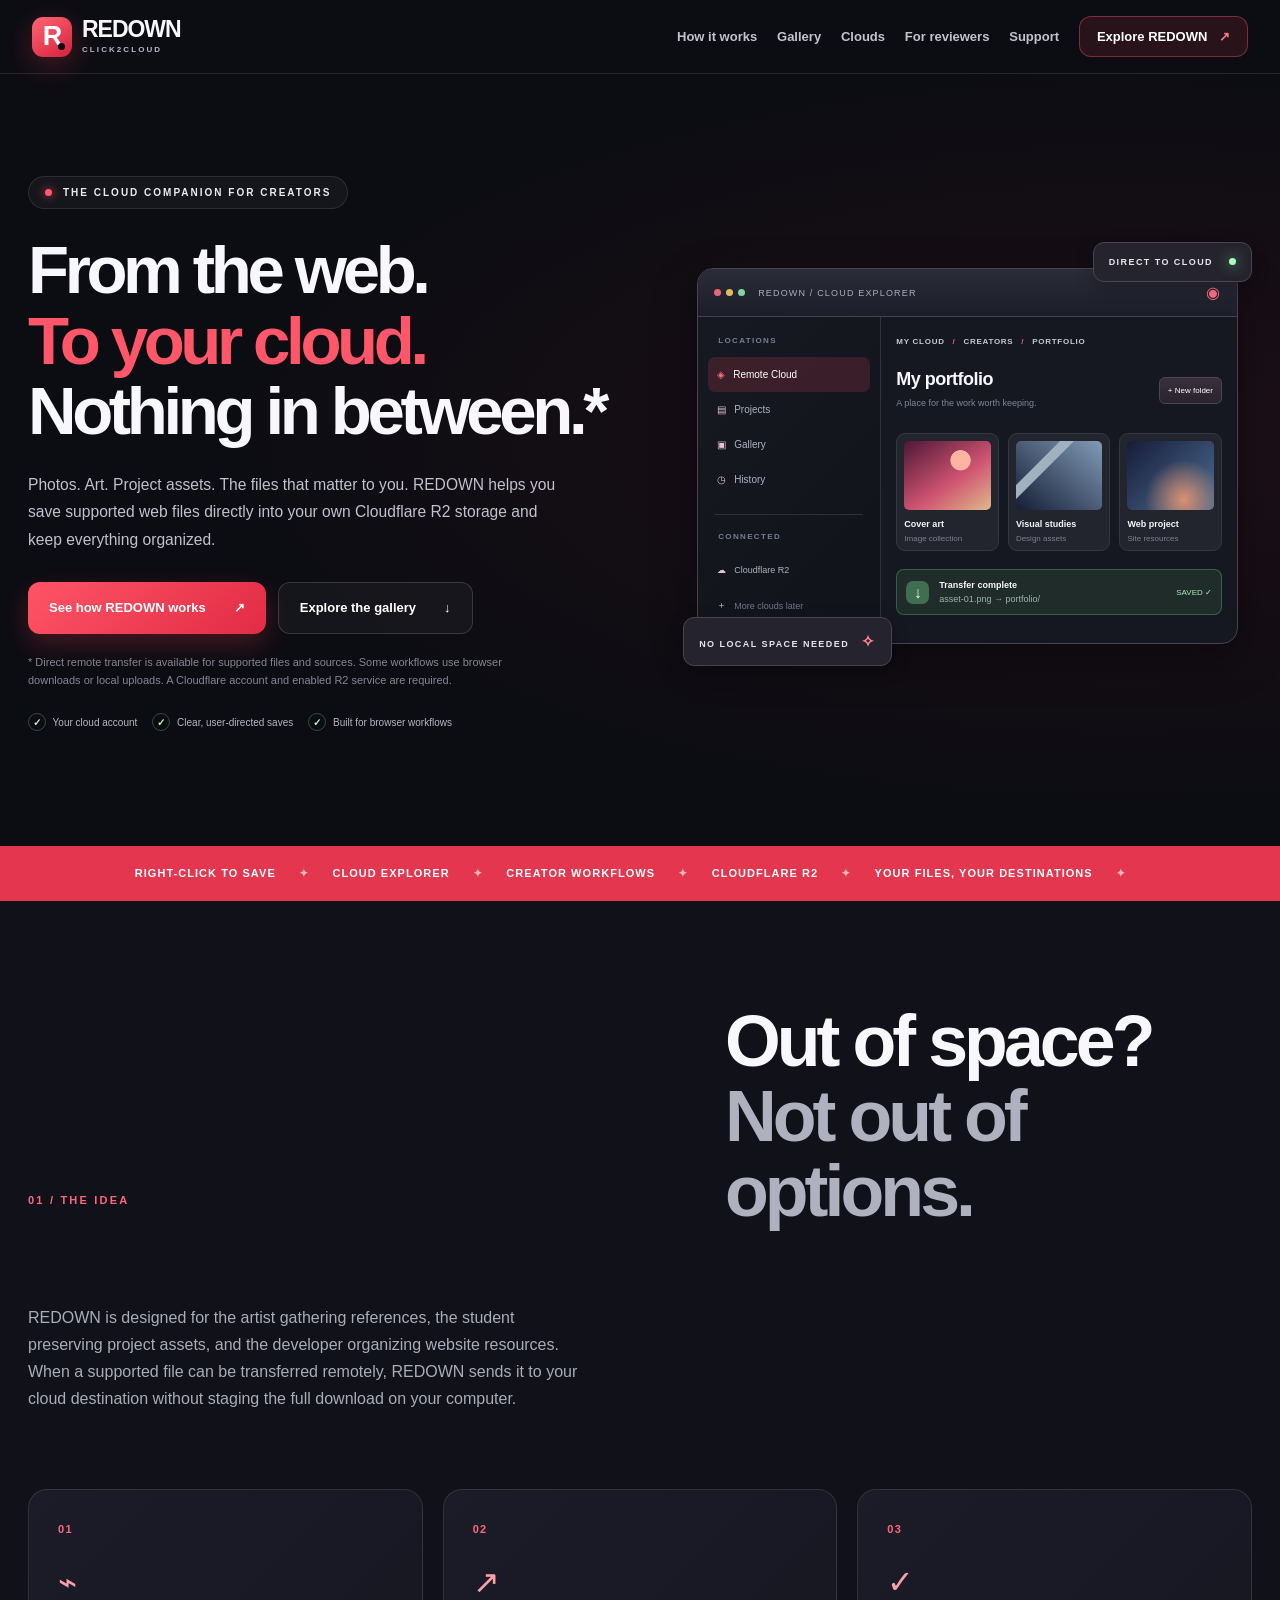
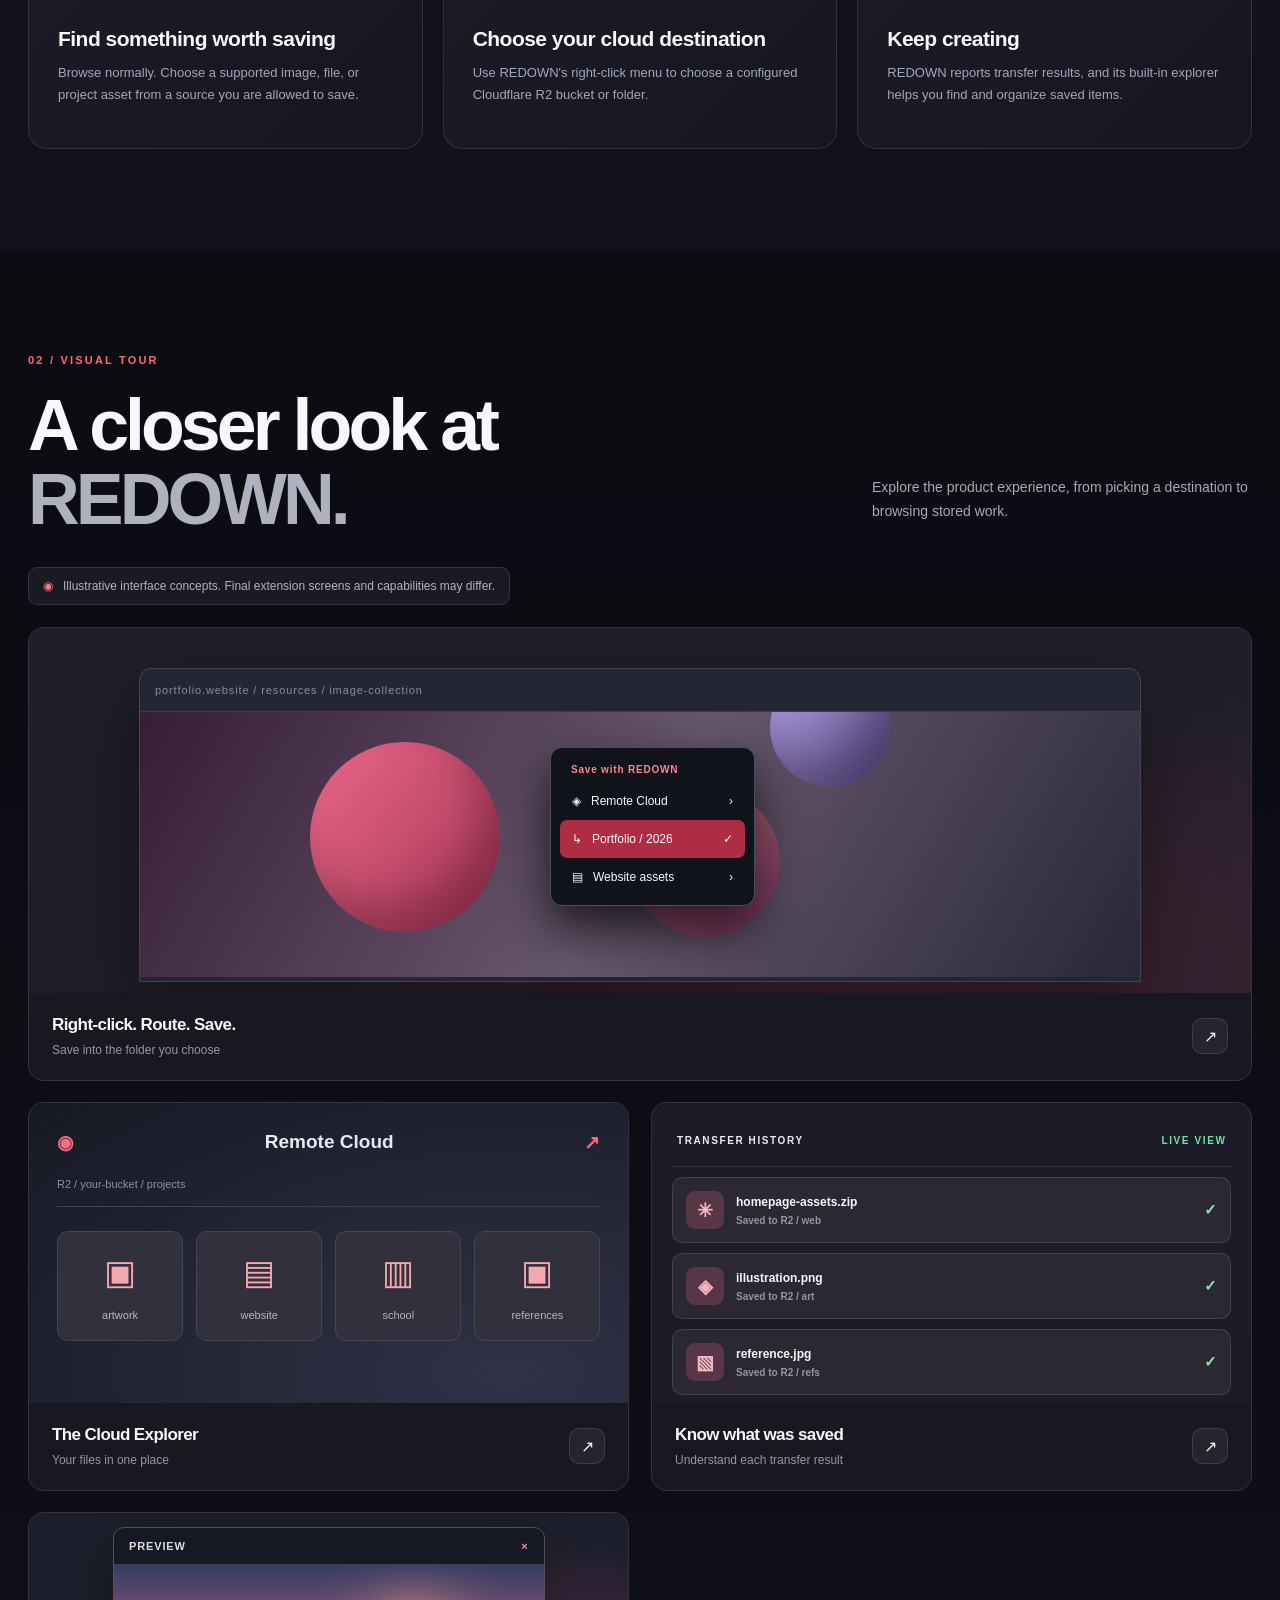
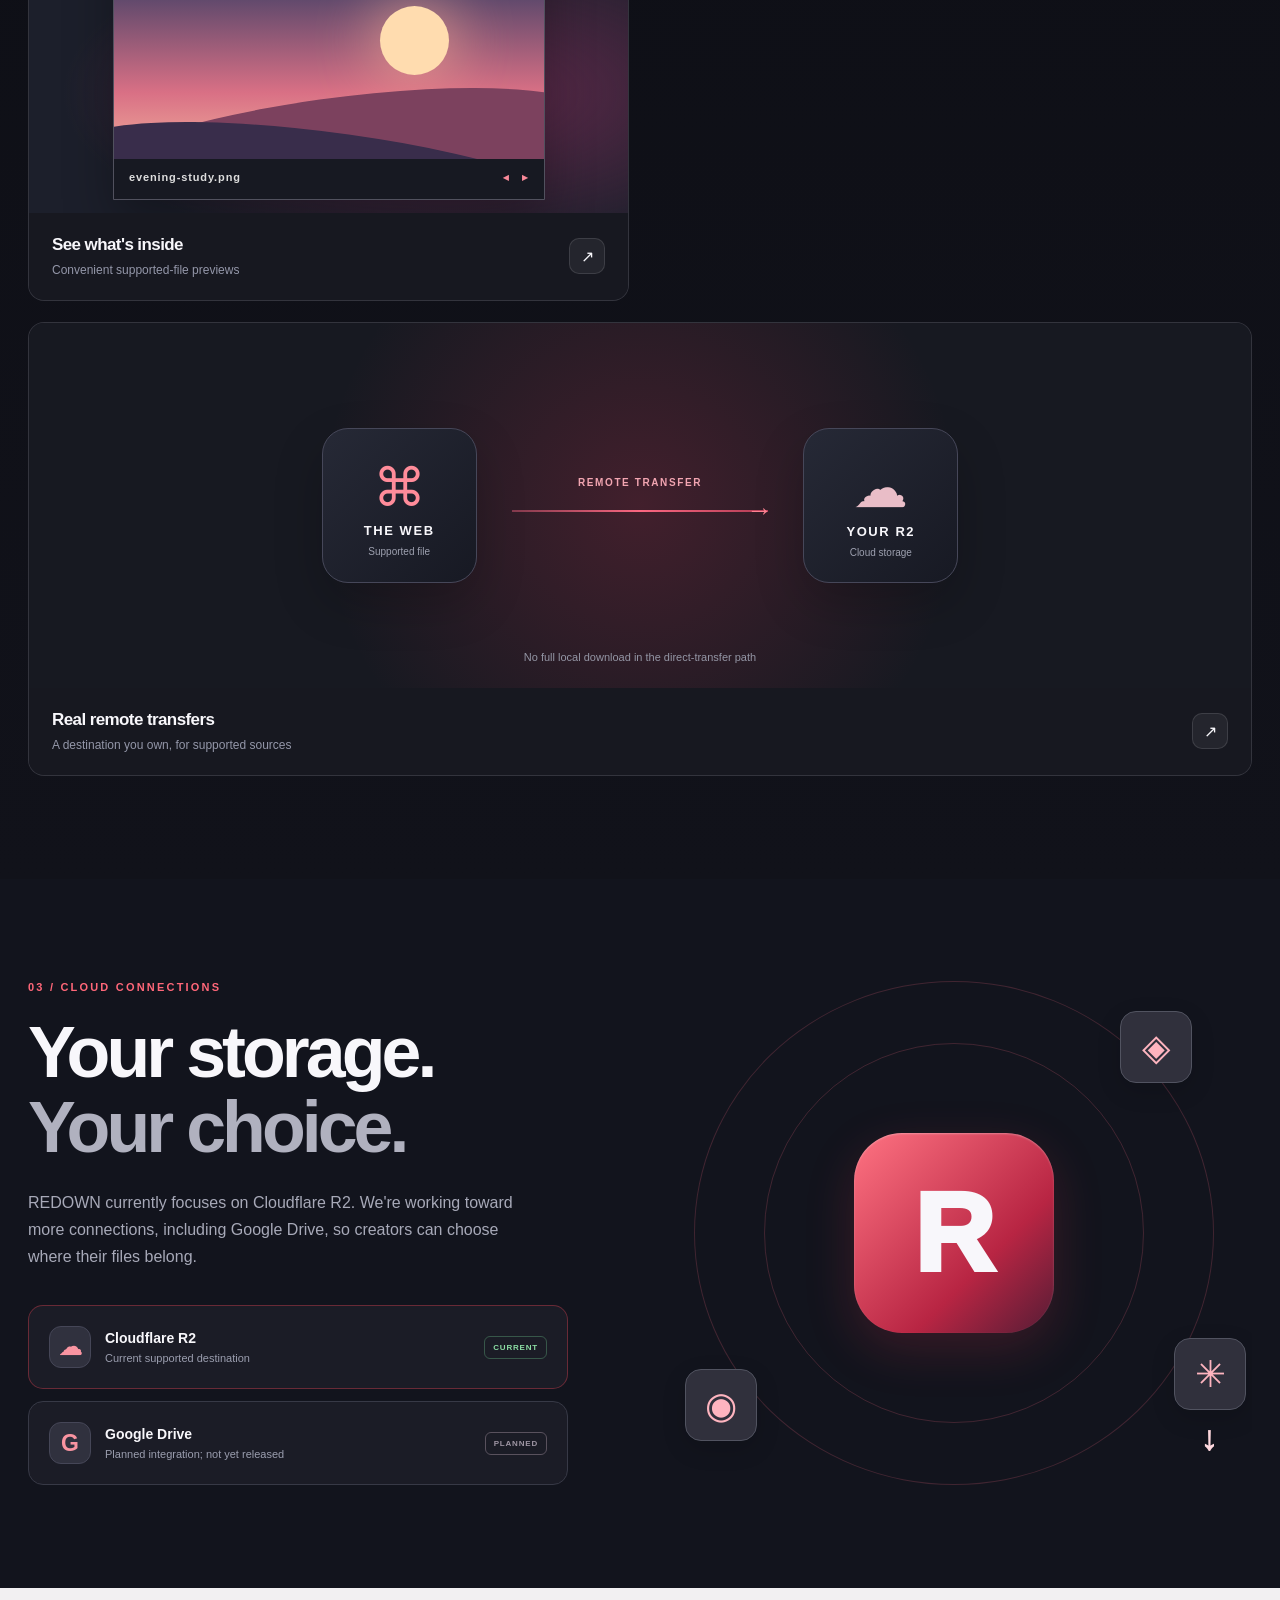
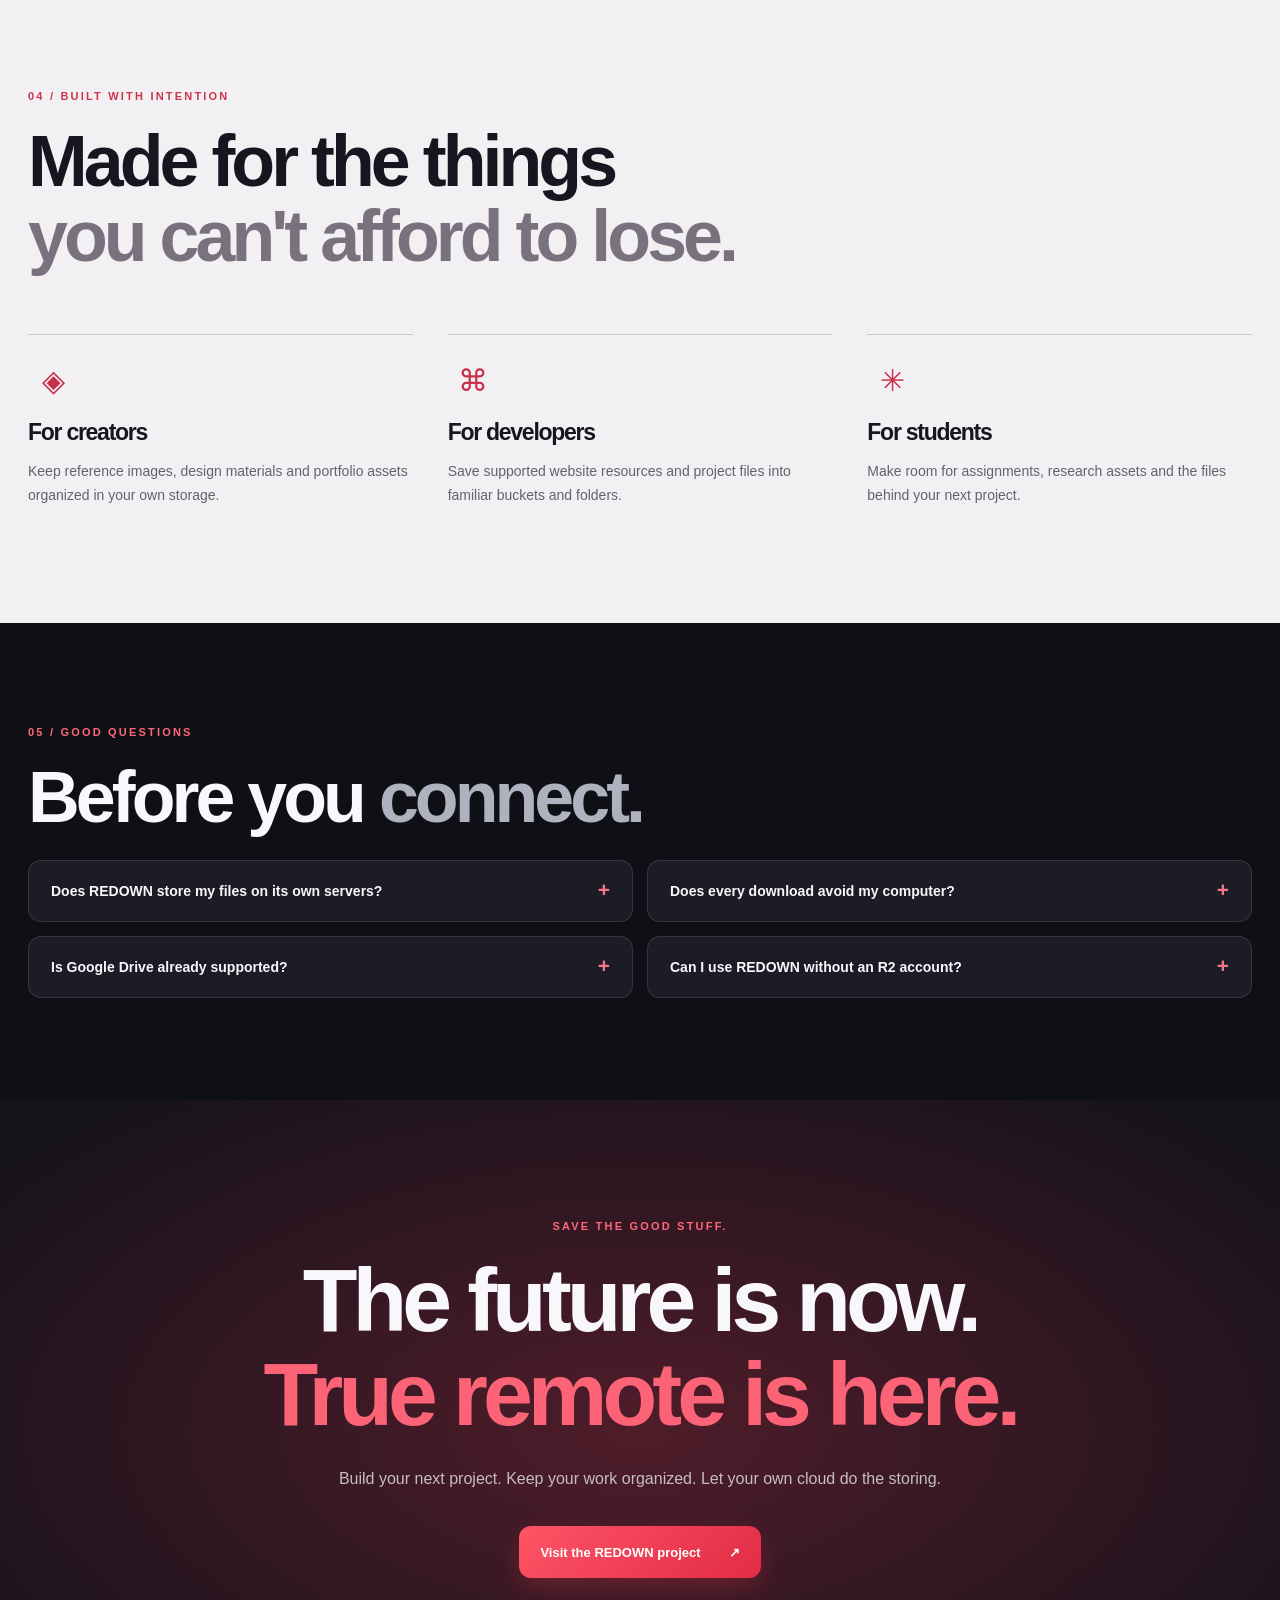
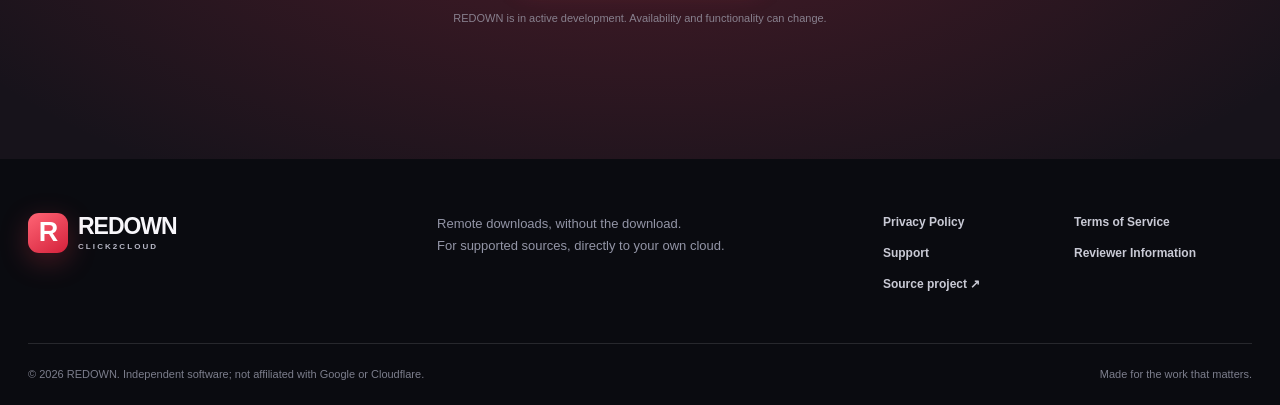
<file: index.html>
<!doctype html>
<html lang="en">
<head>
  <meta charset="utf-8">
  <meta name="viewport" content="width=device-width,initial-scale=1">
  <meta name="theme-color" content="#0b0c12">
  <meta name="description" content="REDOWN is a browser extension for saving supported files from websites directly to your own Cloudflare R2 storage, with organized cloud destinations and a built-in explorer.">
  <meta property="og:title" content="REDOWN • Remote downloads, without the download">
  <meta property="og:description" content="Click. Route. Save to your own cloud. Meet REDOWN, a creator-focused browser extension for Cloudflare R2.">
  <meta property="og:type" content="website">
  <title>REDOWN • Direct to your cloud</title>
  <link rel="icon" href="favicon.svg" type="image/svg+xml">
  <link rel="stylesheet" href="styles.css"><link rel="stylesheet" href="polish.css">
  <script defer src="app.js"></script>
</head>
<body>
  <a class="skip-link" href="#main">Skip to content</a>
  <header class="site-header">
    <div class="nav-wrap">
      <a class="brand" href="index.html" aria-label="REDOWN home"><span class="brand-mark" aria-hidden="true">R<span class="brand-cut"></span></span><span>REDOWN<small>CLICK2CLOUD</small></span></a>
      <button class="menu-toggle" type="button" aria-label="Open navigation" aria-expanded="false" aria-controls="primary-nav"><span></span><span></span><span></span></button>
      <nav id="primary-nav" class="nav-links" aria-label="Main navigation">
        <a href="#how-it-works">How it works</a><a href="#gallery">Gallery</a><a href="#clouds">Clouds</a><a href="review.html">For reviewers</a><a href="support.html">Support</a>
        <a class="nav-cta" href="https://github.com/thanks-cohn/REDOWN" target="_blank" rel="noopener noreferrer">Explore REDOWN <span aria-hidden="true">↗</span></a>
      </nav>
    </div>
  </header>
  <main id="main">
    <section class="hero section-pad">
      <div class="hero-aurora" aria-hidden="true"></div>
      <div class="hero-content">
        <div class="eyebrow"><span class="pulse-dot"></span> THE CLOUD COMPANION FOR CREATORS</div>
        <h1>From the web.<br><em>To your cloud.</em><br>Nothing in between.*</h1>
        <p class="hero-lead">Photos. Art. Project assets. The files that matter to you. REDOWN helps you save supported web files directly into your own Cloudflare R2 storage and keep everything organized.</p>
        <div class="hero-actions"><a class="btn btn-primary" href="#how-it-works">See how REDOWN works <span aria-hidden="true">↗</span></a><a class="btn btn-outline" href="#gallery">Explore the gallery <span aria-hidden="true">↓</span></a></div>
        <p class="fine-print">* Direct remote transfer is available for supported files and sources. Some workflows use browser downloads or local uploads. A Cloudflare account and enabled R2 service are required.</p>
        <div class="hero-trust"><span><b class="mini-check">✓</b> Your cloud account</span><span><b class="mini-check">✓</b> Clear, user-directed saves</span><span><b class="mini-check">✓</b> Built for browser workflows</span></div>
      </div>
      <div class="hero-visual" aria-label="Illustrative REDOWN cloud-save workflow">
        <div class="floating-label label-top">DIRECT TO CLOUD <span class="green-dot"></span></div>
        <div class="hero-device">
          <div class="device-top"><div class="traffic"><i></i><i></i><i></i></div><span class="device-name">REDOWN / CLOUD EXPLORER</span><span class="device-icon">◉</span></div>
          <div class="device-content">
            <div class="device-side"><div class="sidebar-title">LOCATIONS</div><div class="sidebar-item active"><span>◈</span> Remote Cloud</div><div class="sidebar-item"><span>▤</span> Projects</div><div class="sidebar-item"><span>▣</span> Gallery</div><div class="sidebar-item"><span>◷</span> History</div><div class="side-divider"></div><div class="sidebar-title">CONNECTED</div><div class="sidebar-item small"><span class="cloud-mark">☁</span> Cloudflare R2</div><div class="sidebar-item small muted"><span>＋</span> More clouds later</div></div>
            <div class="device-main"><div class="crumb">MY CLOUD <span> / </span> CREATORS <span> / </span> PORTFOLIO</div><div class="device-heading"><div><h3>My portfolio</h3><p>A place for the work worth keeping.</p></div><span class="mock-btn">+ New folder</span></div><div class="mock-files"><div class="mock-file"><span class="file-art photo-one"></span><b>Cover art</b><small>Image collection</small></div><div class="mock-file"><span class="file-art photo-two"></span><b>Visual studies</b><small>Design assets</small></div><div class="mock-file"><span class="file-art photo-three"></span><b>Web project</b><small>Site resources</small></div></div><div class="transfer"><span class="transfer-icon">↓</span><div><strong>Transfer complete</strong><small>asset-01.png → portfolio/</small></div><span class="transfer-ok">SAVED ✓</span></div></div>
          </div>
        </div>
        <div class="floating-label label-bottom">NO LOCAL SPACE NEEDED <span>✧</span></div>
        <div class="orbit orbit-one"></div><div class="orbit orbit-two"></div>
      </div>
    </section>
    <div class="ticker" aria-label="Key features"><div>RIGHT-CLICK TO SAVE <span>✦</span> CLOUD EXPLORER <span>✦</span> CREATOR WORKFLOWS <span>✦</span> CLOUDFLARE R2 <span>✦</span> YOUR FILES, YOUR DESTINATIONS <span>✦</span></div></div>
    <section class="section-pad section-heading-band" id="how-it-works"><div class="section-intro"><div class="kicker">01 / THE IDEA</div><h2>Out of space?<br><span>Not out of options.</span></h2><p>REDOWN is designed for the artist gathering references, the student preserving project assets, and the developer organizing website resources. When a supported file can be transferred remotely, REDOWN sends it to your cloud destination without staging the full download on your computer.</p></div>
      <div class="steps-grid">
        <article class="step"><span class="step-number">01</span><div class="step-glyph">⌁</div><h3>Find something worth saving</h3><p>Browse normally. Choose a supported image, file, or project asset from a source you are allowed to save.</p></article>
        <article class="step"><span class="step-number">02</span><div class="step-glyph">↗</div><h3>Choose your cloud destination</h3><p>Use REDOWN's right-click menu to choose a configured Cloudflare R2 bucket or folder.</p></article>
        <article class="step"><span class="step-number">03</span><div class="step-glyph">✓</div><h3>Keep creating</h3><p>REDOWN reports transfer results, and its built-in explorer helps you find and organize saved items.</p></article>
      </div>
    </section>
    <section class="section-pad gallery-section" id="gallery"><div class="section-head-line"><div><div class="kicker">02 / VISUAL TOUR</div><h2>A closer look at <span>REDOWN.</span></h2></div><p>Explore the product experience, from picking a destination to browsing stored work.</p></div><div class="gallery-note"><span>◉</span> Illustrative interface concepts. Final extension screens and capabilities may differ.</div>
      <div class="gallery-grid">
        <button class="gallery-card wide" data-gallery="0" type="button" aria-label="Open gallery preview: Right-click, route, save"><div class="artboard art-context"><div class="art-window"><div class="art-url">portfolio.website / resources / image-collection</div><div class="art-scene"><div class="art-shape one"></div><div class="art-shape two"></div><div class="art-shape three"></div></div><div class="context-menu"><small>Save with REDOWN</small><div>◈ &nbsp; Remote Cloud <span>›</span></div><div class="chosen">↳ &nbsp; Portfolio / 2026 <span>✓</span></div><div>▤ &nbsp; Website assets <span>›</span></div></div></div></div><span class="gallery-meta"><span><b>Right-click. Route. Save.</b><small>Save into the folder you choose</small></span><span class="gallery-arrow">↗</span></span></button>
        <button class="gallery-card" data-gallery="1" type="button" aria-label="Open gallery preview: Cloud Explorer"><div class="artboard art-explorer"><div class="ex-top"><span>◉</span> Remote Cloud <span>↗</span></div><div class="ex-path">R2 / your-bucket / projects</div><div class="ex-grid"><span>▣<small>artwork</small></span><span>▤<small>website</small></span><span>▥<small>school</small></span><span>▣<small>references</small></span></div></div><span class="gallery-meta"><span><b>The Cloud Explorer</b><small>Your files in one place</small></span><span class="gallery-arrow">↗</span></span></button>
        <button class="gallery-card" data-gallery="2" type="button" aria-label="Open gallery preview: Transfer history"><div class="artboard art-history"><div class="history-title">TRANSFER HISTORY <span>LIVE VIEW</span></div><div class="history-row"><span class="history-thumb">✳</span><span>homepage-assets.zip<small>Saved to R2 / web</small></span><b>✓</b></div><div class="history-row"><span class="history-thumb">◈</span><span>illustration.png<small>Saved to R2 / art</small></span><b>✓</b></div><div class="history-row"><span class="history-thumb">▧</span><span>reference.jpg<small>Saved to R2 / refs</small></span><b>✓</b></div></div><span class="gallery-meta"><span><b>Know what was saved</b><small>Understand each transfer result</small></span><span class="gallery-arrow">↗</span></span></button>
        <button class="gallery-card" data-gallery="3" type="button" aria-label="Open gallery preview: File previews"><div class="artboard art-preview"><div class="preview-window"><div class="prev-top">PREVIEW <span>×</span></div><div class="preview-visual"><div class="preview-sun"></div><div class="preview-hill"></div><div class="preview-hill two"></div></div><div class="prev-foot">evening-study.png <span>◂ &nbsp; ▸</span></div></div></div><span class="gallery-meta"><span><b>See what's inside</b><small>Convenient supported-file previews</small></span><span class="gallery-arrow">↗</span></span></button>
        <button class="gallery-card wide" data-gallery="4" type="button" aria-label="Open gallery preview: What direct to cloud means"><div class="artboard art-flow"><div class="flow-point"><span class="flow-symbol">⌘</span><strong>THE WEB</strong><small>Supported file</small></div><div class="flow-path"><span>REMOTE TRANSFER</span><div class="flow-line"></div><em>→</em></div><div class="flow-point"><span class="flow-symbol cloud">☁</span><strong>YOUR R2</strong><small>Cloud storage</small></div><div class="flow-sub">No full local download in the direct-transfer path</div></div><span class="gallery-meta"><span><b>Real remote transfers</b><small>A destination you own, for supported sources</small></span><span class="gallery-arrow">↗</span></span></button>
      </div>
    </section>
    <section class="section-pad clouds-section" id="clouds"><div class="cloud-copy"><div class="kicker">03 / CLOUD CONNECTIONS</div><h2>Your storage.<br><span>Your choice.</span></h2><p>REDOWN currently focuses on Cloudflare R2. We're working toward more connections, including Google Drive, so creators can choose where their files belong.</p><div class="provider-row"><div class="provider active"><span class="provider-symbol">☁</span><div><b>Cloudflare R2</b><small>Current supported destination</small></div><span class="status-pill">CURRENT</span></div><div class="provider"><span class="provider-symbol">G</span><div><b>Google Drive</b><small>Planned integration; not yet released</small></div><span class="status-pill coming">PLANNED</span></div></div></div><div class="cloud-illustration"><div class="cloud-ring ring-a"></div><div class="cloud-ring ring-b"></div><div class="cloud-center">R<span>↓</span></div><span class="cloud-orbit orbit-a">◈</span><span class="cloud-orbit orbit-b">◉</span><span class="cloud-orbit orbit-c">✳</span></div></section>
    <section class="section-pad why-section"><div><div class="kicker">04 / BUILT WITH INTENTION</div><h2>Made for the things<br><span>you can't afford to lose.</span></h2></div><div class="value-grid"><div><span>◈</span><h3>For creators</h3><p>Keep reference images, design materials and portfolio assets organized in your own storage.</p></div><div><span>⌘</span><h3>For developers</h3><p>Save supported website resources and project files into familiar buckets and folders.</p></div><div><span>✳</span><h3>For students</h3><p>Make room for assignments, research assets and the files behind your next project.</p></div></div></section>
    <section class="section-pad faq-section" id="faq"><div class="kicker">05 / GOOD QUESTIONS</div><h2>Before you <span>connect.</span></h2><div class="faq-grid"><details><summary>Does REDOWN store my files on its own servers?</summary><p>REDOWN is designed to transfer supported files into storage you connect, such as your own Cloudflare R2 account. For supported remote saves, REDOWN transfers the file to your connected storage without downloading it to your computer first. REDOWN does not supply separate storage space.</p></details><details><summary>Does every download avoid my computer?</summary><p>No. The direct-transfer pathway is available for supported sources and files. Other operations, including local uploads or browser-assisted download paths, may use your device. REDOWN should indicate the relevant workflow.</p></details><details><summary>Is Google Drive already supported?</summary><p>Not yet as a released integration. Google Drive is planned. The currently described cloud destination is Cloudflare R2.</p></details><details><summary>Can I use REDOWN without an R2 account?</summary><p>Cloudflare R2 must be available on your Cloudflare account for the current R2 workflow. Storage usage may incur charges from Cloudflare. Please review your provider's pricing and permissions before connecting.</p></details></div></section>
    <section class="last-cta"><div class="cta-glow"></div><div class="kicker">SAVE THE GOOD STUFF.</div><h2>The future is now.<br><em>True remote is here.</em></h2><p>Build your next project. Keep your work organized. Let your own cloud do the storing.</p><a class="btn btn-primary" href="https://github.com/thanks-cohn/REDOWN" target="_blank" rel="noopener noreferrer">Visit the REDOWN project <span aria-hidden="true">↗</span></a><p class="small-muted">REDOWN is in active development. Availability and functionality can change.</p></section>
  </main>
  <footer class="site-footer"><div class="footer-top"><a class="brand" href="index.html"><span class="brand-mark">R</span><span>REDOWN<small>CLICK2CLOUD</small></span></a><p>Remote downloads, without the download.<br>For supported sources, directly to your own cloud.</p><div class="footer-links"><a href="privacy.html">Privacy Policy</a><a href="terms.html">Terms of Service</a><a href="support.html">Support</a><a href="review.html">Reviewer Information</a><a href="https://github.com/thanks-cohn/REDOWN" target="_blank" rel="noopener noreferrer">Source project ↗</a></div></div><div class="footer-bottom"><span>© <span id="year">2026</span> REDOWN. Independent software; not affiliated with Google or Cloudflare.</span><span>Made for the work that matters.</span></div></footer>
  <dialog id="gallery-dialog" class="gallery-dialog" aria-label="REDOWN preview"><button class="dialog-close" type="button" aria-label="Close gallery preview">×</button><div id="dialog-preview"></div><div class="dialog-nav"><button type="button" id="gallery-prev" aria-label="Previous gallery image">← Previous</button><span id="gallery-count"></span><button type="button" id="gallery-next" aria-label="Next gallery image">Next →</button></div></dialog>
</body>
</html>
</file>
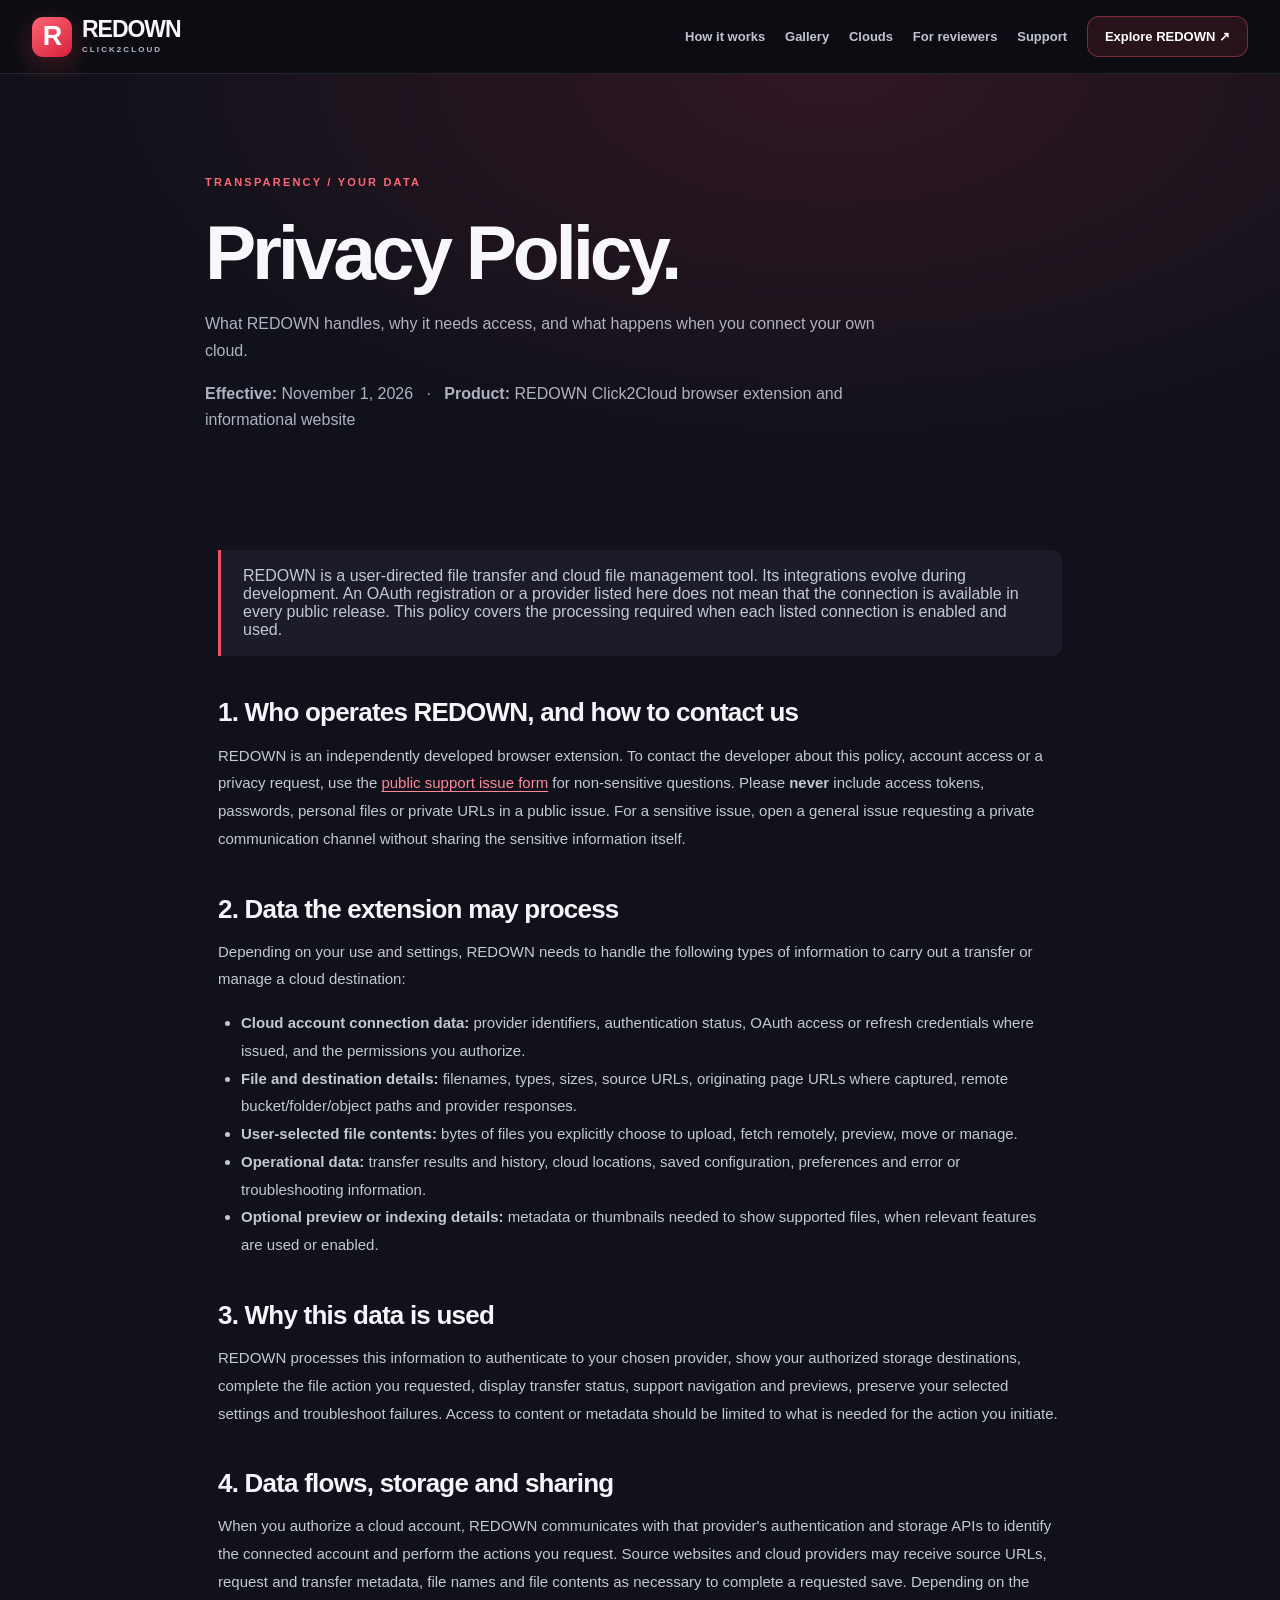
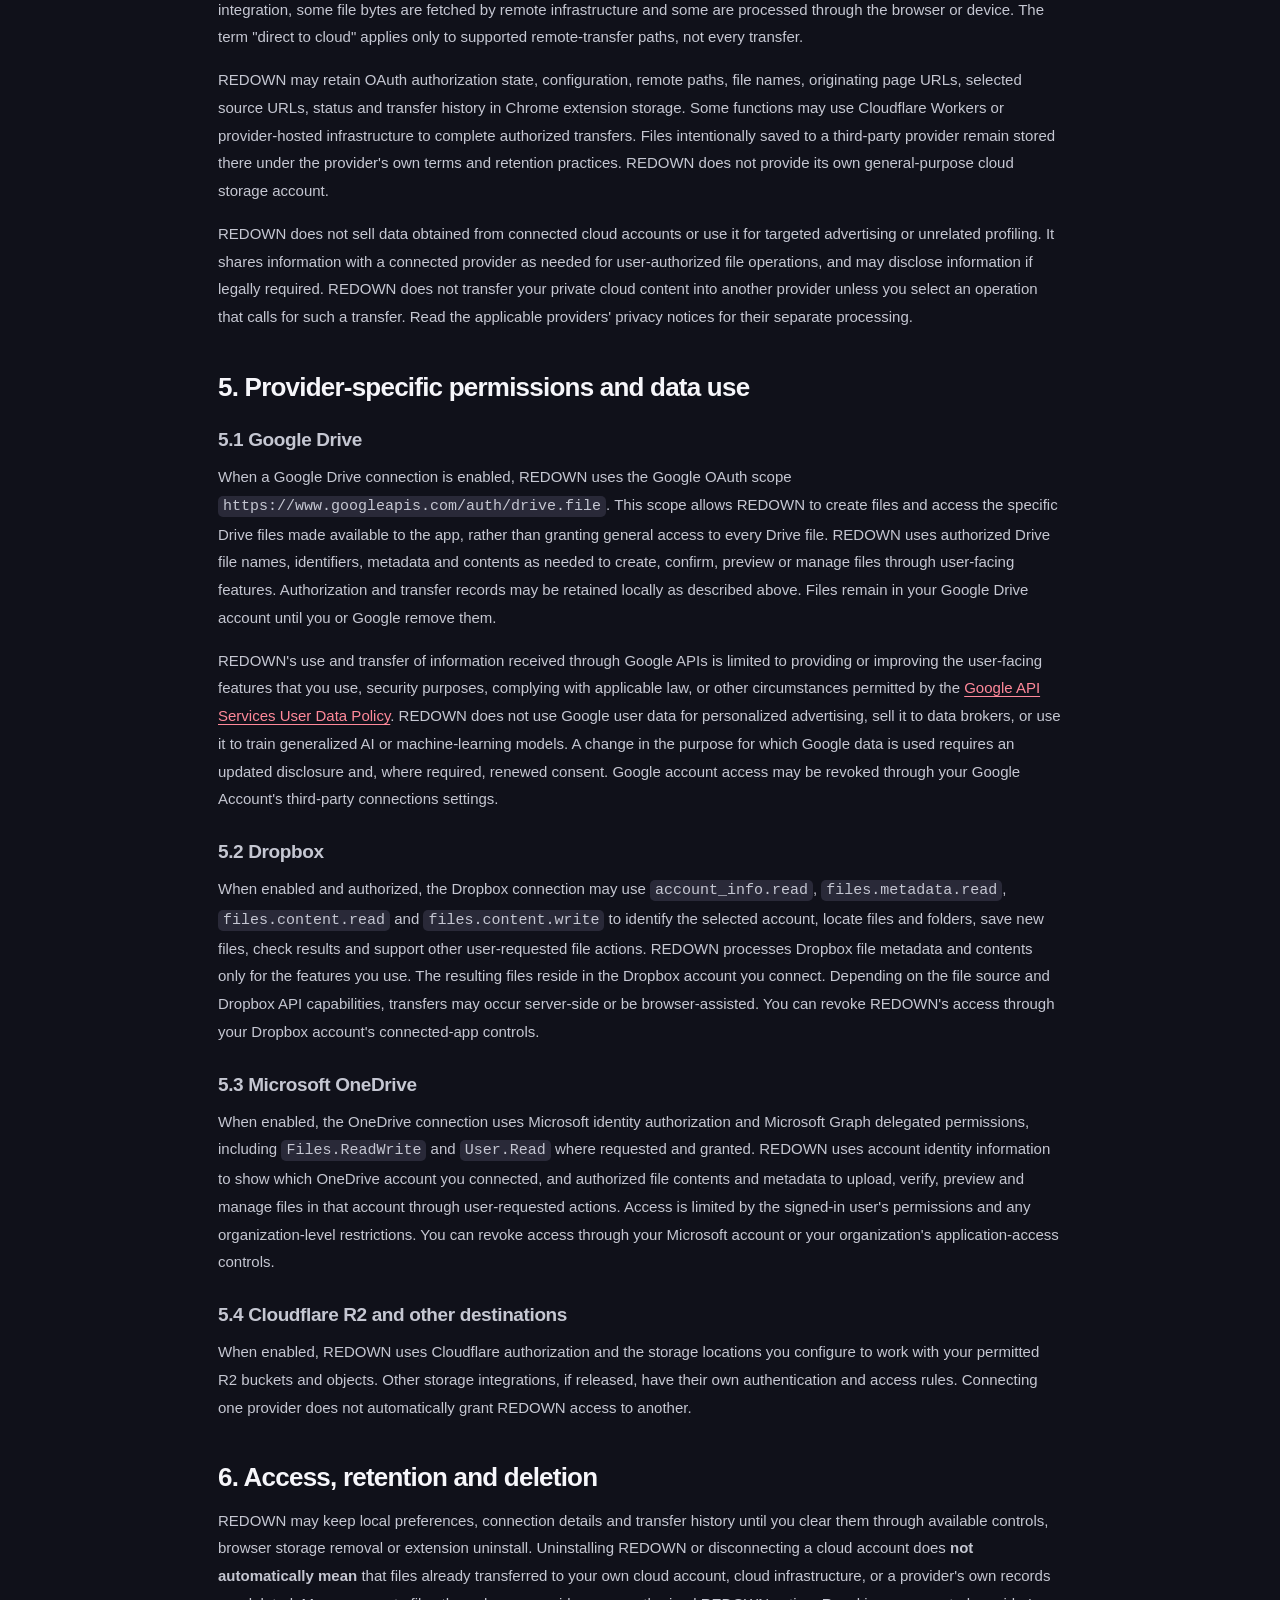
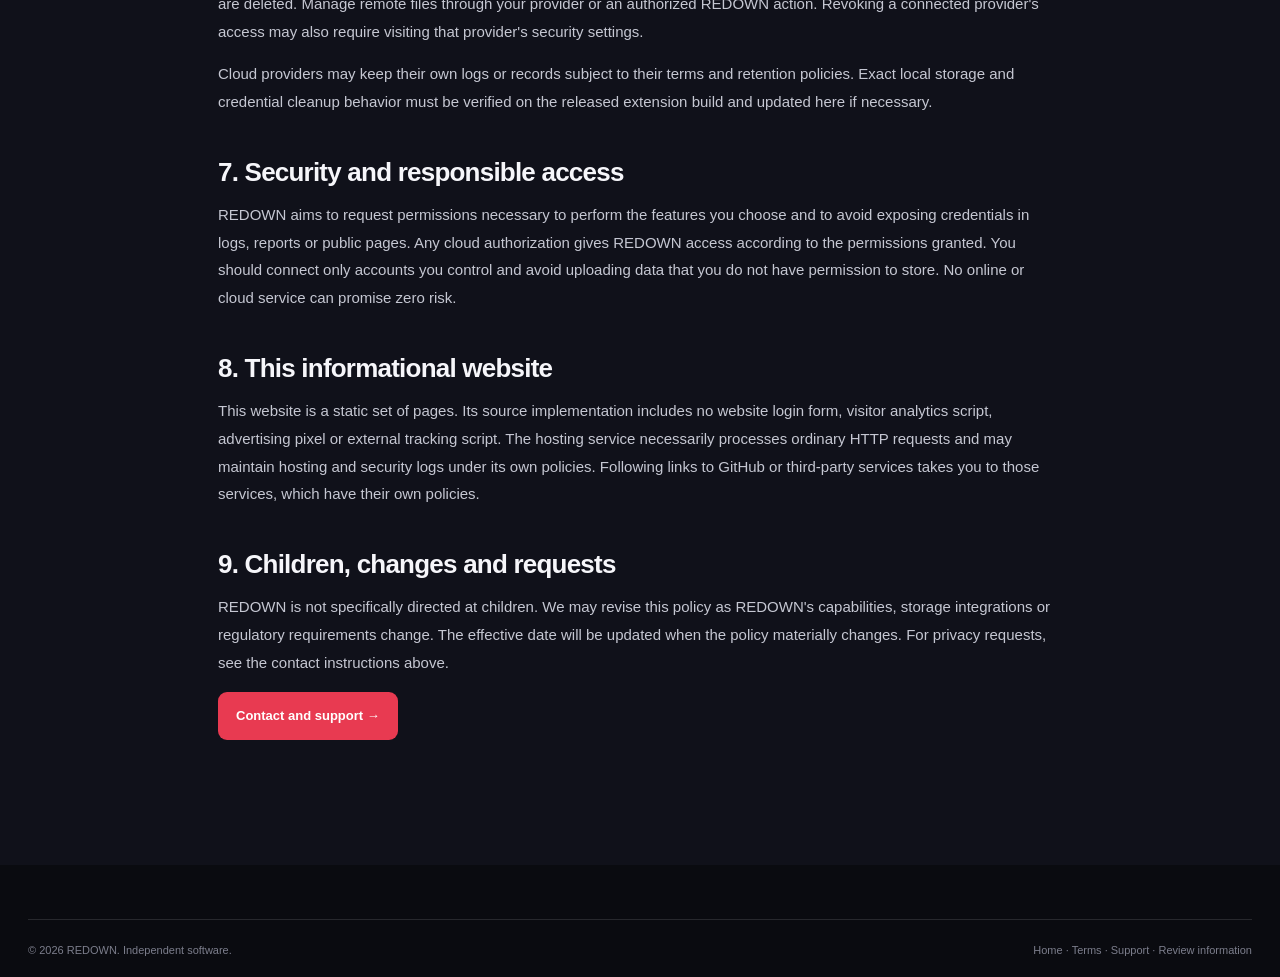
<file: privacy.html>
<!doctype html>
<html lang="en"><head><meta charset="utf-8"><meta name="viewport" content="width=device-width,initial-scale=1"><meta name="theme-color" content="#0b0c12"><meta name="description" content="How REDOWN handles files, cloud account permissions, transfer metadata and user information."><title>Privacy Policy • REDOWN</title><link rel="icon" href="favicon.svg" type="image/svg+xml"><link rel="stylesheet" href="styles.css"><link rel="stylesheet" href="polish.css"><script defer src="app.js"></script></head>
<body><a class="skip-link" href="#main">Skip to content</a><header class="site-header"><div class="nav-wrap"><a class="brand" href="index.html"><span class="brand-mark">R</span><span>REDOWN<small>CLICK2CLOUD</small></span></a><button class="menu-toggle" aria-label="Open navigation" aria-expanded="false" aria-controls="primary-nav"><span></span><span></span><span></span></button><nav id="primary-nav" class="nav-links"><a href="index.html#how-it-works">How it works</a><a href="index.html#gallery">Gallery</a><a href="index.html#clouds">Clouds</a><a href="review.html">For reviewers</a><a href="support.html">Support</a><a class="nav-cta" href="https://github.com/thanks-cohn/REDOWN" target="_blank" rel="noopener noreferrer">Explore REDOWN ↗</a></nav></div></header>
<main id="main" class="document-page"><div class="document-hero"><div class="kicker">TRANSPARENCY / YOUR DATA</div><h1>Privacy Policy.</h1><p>What REDOWN handles, why it needs access, and what happens when you connect your own cloud.</p><p><strong>Effective:</strong> November 1, 2026 &nbsp; · &nbsp; <strong>Product:</strong> REDOWN Click2Cloud browser extension and informational website</p></div>
<article class="document-content"><div class="notice">REDOWN is a user-directed file transfer and cloud file management tool. Its integrations evolve during development. An OAuth registration or a provider listed here does not mean that the connection is available in every public release. This policy covers the processing required when each listed connection is enabled and used.</div>
<h2>1. Who operates REDOWN, and how to contact us</h2><p>REDOWN is an independently developed browser extension. To contact the developer about this policy, account access or a privacy request, use the <a href="https://github.com/thanks-cohn/REDOWN/issues/new" target="_blank" rel="noopener noreferrer">public support issue form</a> for non-sensitive questions. Please <strong>never</strong> include access tokens, passwords, personal files or private URLs in a public issue. For a sensitive issue, open a general issue requesting a private communication channel without sharing the sensitive information itself.</p>
<h2>2. Data the extension may process</h2><p>Depending on your use and settings, REDOWN needs to handle the following types of information to carry out a transfer or manage a cloud destination:</p><ul>
<li><strong>Cloud account connection data:</strong> provider identifiers, authentication status, OAuth access or refresh credentials where issued, and the permissions you authorize.</li>
<li><strong>File and destination details:</strong> filenames, types, sizes, source URLs, originating page URLs where captured, remote bucket/folder/object paths and provider responses.</li>
<li><strong>User-selected file contents:</strong> bytes of files you explicitly choose to upload, fetch remotely, preview, move or manage.</li>
<li><strong>Operational data:</strong> transfer results and history, cloud locations, saved configuration, preferences and error or troubleshooting information.</li>
<li><strong>Optional preview or indexing details:</strong> metadata or thumbnails needed to show supported files, when relevant features are used or enabled.</li></ul>
<h2>3. Why this data is used</h2><p>REDOWN processes this information to authenticate to your chosen provider, show your authorized storage destinations, complete the file action you requested, display transfer status, support navigation and previews, preserve your selected settings and troubleshoot failures. Access to content or metadata should be limited to what is needed for the action you initiate.</p>
<h2>4. Data flows, storage and sharing</h2>
<p>When you authorize a cloud account, REDOWN communicates with that provider's authentication and storage APIs to identify the connected account and perform the actions you request. Source websites and cloud providers may receive source URLs, request and transfer metadata, file names and file contents as necessary to complete a requested save. Depending on the integration, some file bytes are fetched by remote infrastructure and some are processed through the browser or device. The term "direct to cloud" applies only to supported remote-transfer paths, not every transfer.</p>
<p>REDOWN may retain OAuth authorization state, configuration, remote paths, file names, originating page URLs, selected source URLs, status and transfer history in Chrome extension storage. Some functions may use Cloudflare Workers or provider-hosted infrastructure to complete authorized transfers. Files intentionally saved to a third-party provider remain stored there under the provider's own terms and retention practices. REDOWN does not provide its own general-purpose cloud storage account.</p>
<p>REDOWN does not sell data obtained from connected cloud accounts or use it for targeted advertising or unrelated profiling. It shares information with a connected provider as needed for user-authorized file operations, and may disclose information if legally required. REDOWN does not transfer your private cloud content into another provider unless you select an operation that calls for such a transfer. Read the applicable providers' privacy notices for their separate processing.</p>
<h2>5. Provider-specific permissions and data use</h2>
<h3>5.1 Google Drive</h3>
<p>When a Google Drive connection is enabled, REDOWN uses the Google OAuth scope <code>https://www.googleapis.com/auth/drive.file</code>. This scope allows REDOWN to create files and access the specific Drive files made available to the app, rather than granting general access to every Drive file. REDOWN uses authorized Drive file names, identifiers, metadata and contents as needed to create, confirm, preview or manage files through user-facing features. Authorization and transfer records may be retained locally as described above. Files remain in your Google Drive account until you or Google remove them.</p>
<p>REDOWN's use and transfer of information received through Google APIs is limited to providing or improving the user-facing features that you use, security purposes, complying with applicable law, or other circumstances permitted by the <a href="https://developers.google.com/terms/api-services-user-data-policy" target="_blank" rel="noopener noreferrer">Google API Services User Data Policy</a>. REDOWN does not use Google user data for personalized advertising, sell it to data brokers, or use it to train generalized AI or machine-learning models. A change in the purpose for which Google data is used requires an updated disclosure and, where required, renewed consent. Google account access may be revoked through your Google Account's third-party connections settings.</p>
<h3>5.2 Dropbox</h3>
<p>When enabled and authorized, the Dropbox connection may use <code>account_info.read</code>, <code>files.metadata.read</code>, <code>files.content.read</code> and <code>files.content.write</code> to identify the selected account, locate files and folders, save new files, check results and support other user-requested file actions. REDOWN processes Dropbox file metadata and contents only for the features you use. The resulting files reside in the Dropbox account you connect. Depending on the file source and Dropbox API capabilities, transfers may occur server-side or be browser-assisted. You can revoke REDOWN's access through your Dropbox account's connected-app controls.</p>
<h3>5.3 Microsoft OneDrive</h3>
<p>When enabled, the OneDrive connection uses Microsoft identity authorization and Microsoft Graph delegated permissions, including <code>Files.ReadWrite</code> and <code>User.Read</code> where requested and granted. REDOWN uses account identity information to show which OneDrive account you connected, and authorized file contents and metadata to upload, verify, preview and manage files in that account through user-requested actions. Access is limited by the signed-in user's permissions and any organization-level restrictions. You can revoke access through your Microsoft account or your organization's application-access controls.</p>
<h3>5.4 Cloudflare R2 and other destinations</h3>
<p>When enabled, REDOWN uses Cloudflare authorization and the storage locations you configure to work with your permitted R2 buckets and objects. Other storage integrations, if released, have their own authentication and access rules. Connecting one provider does not automatically grant REDOWN access to another.</p>
<h2>6. Access, retention and deletion</h2><p>REDOWN may keep local preferences, connection details and transfer history until you clear them through available controls, browser storage removal or extension uninstall. Uninstalling REDOWN or disconnecting a cloud account does <strong>not automatically mean</strong> that files already transferred to your own cloud account, cloud infrastructure, or a provider's own records are deleted. Manage remote files through your provider or an authorized REDOWN action. Revoking a connected provider's access may also require visiting that provider's security settings.</p><p>Cloud providers may keep their own logs or records subject to their terms and retention policies. Exact local storage and credential cleanup behavior must be verified on the released extension build and updated here if necessary.</p>
<h2>7. Security and responsible access</h2><p>REDOWN aims to request permissions necessary to perform the features you choose and to avoid exposing credentials in logs, reports or public pages. Any cloud authorization gives REDOWN access according to the permissions granted. You should connect only accounts you control and avoid uploading data that you do not have permission to store. No online or cloud service can promise zero risk.</p>
<h2>8. This informational website</h2><p>This website is a static set of pages. Its source implementation includes no website login form, visitor analytics script, advertising pixel or external tracking script. The hosting service necessarily processes ordinary HTTP requests and may maintain hosting and security logs under its own policies. Following links to GitHub or third-party services takes you to those services, which have their own policies.</p>
<h2>9. Children, changes and requests</h2><p>REDOWN is not specifically directed at children. We may revise this policy as REDOWN's capabilities, storage integrations or regulatory requirements change. The effective date will be updated when the policy materially changes. For privacy requests, see the contact instructions above.</p>
<p><a class="doc-btn" href="support.html">Contact and support →</a></p></article></main>
<footer class="site-footer"><div class="footer-bottom"><span>© <span id="year">2026</span> REDOWN. Independent software.</span><span><a href="index.html">Home</a> · <a href="terms.html">Terms</a> · <a href="support.html">Support</a> · <a href="review.html">Review information</a></span></div></footer></body></html>
</file>
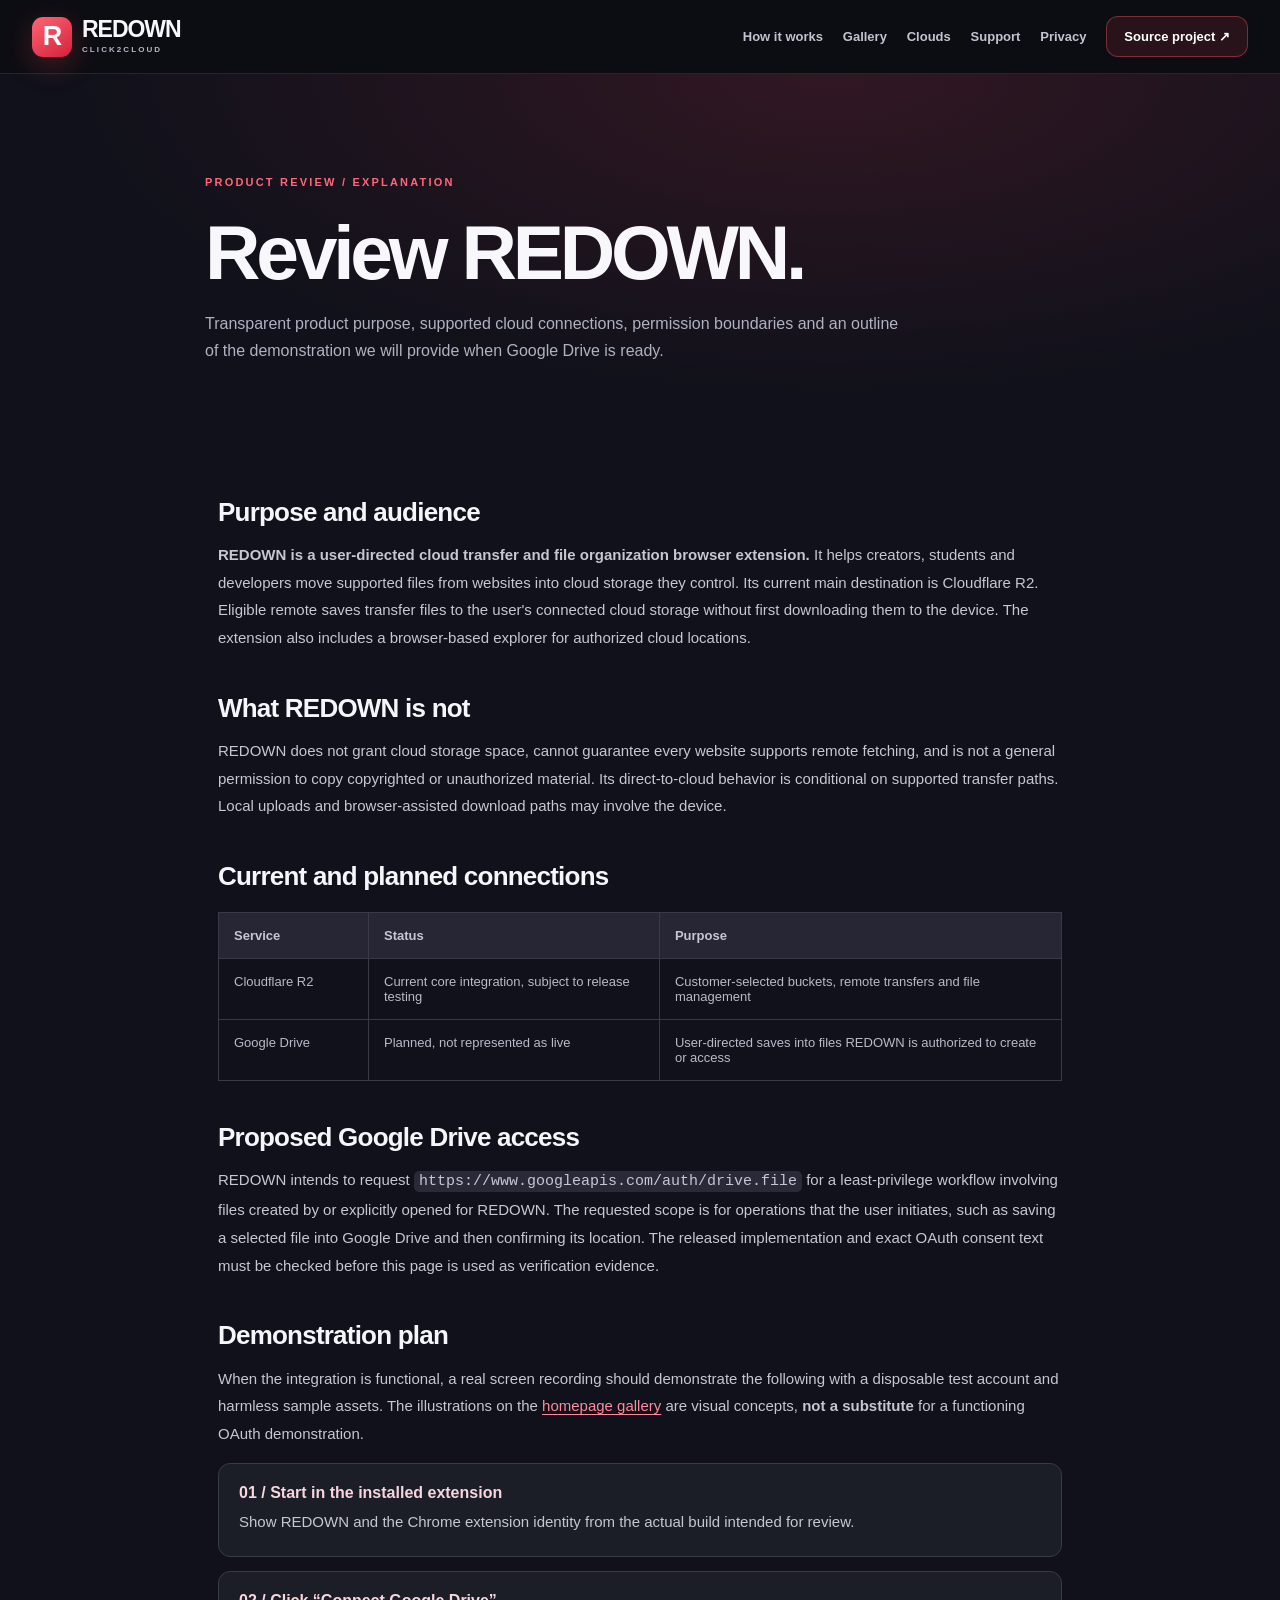
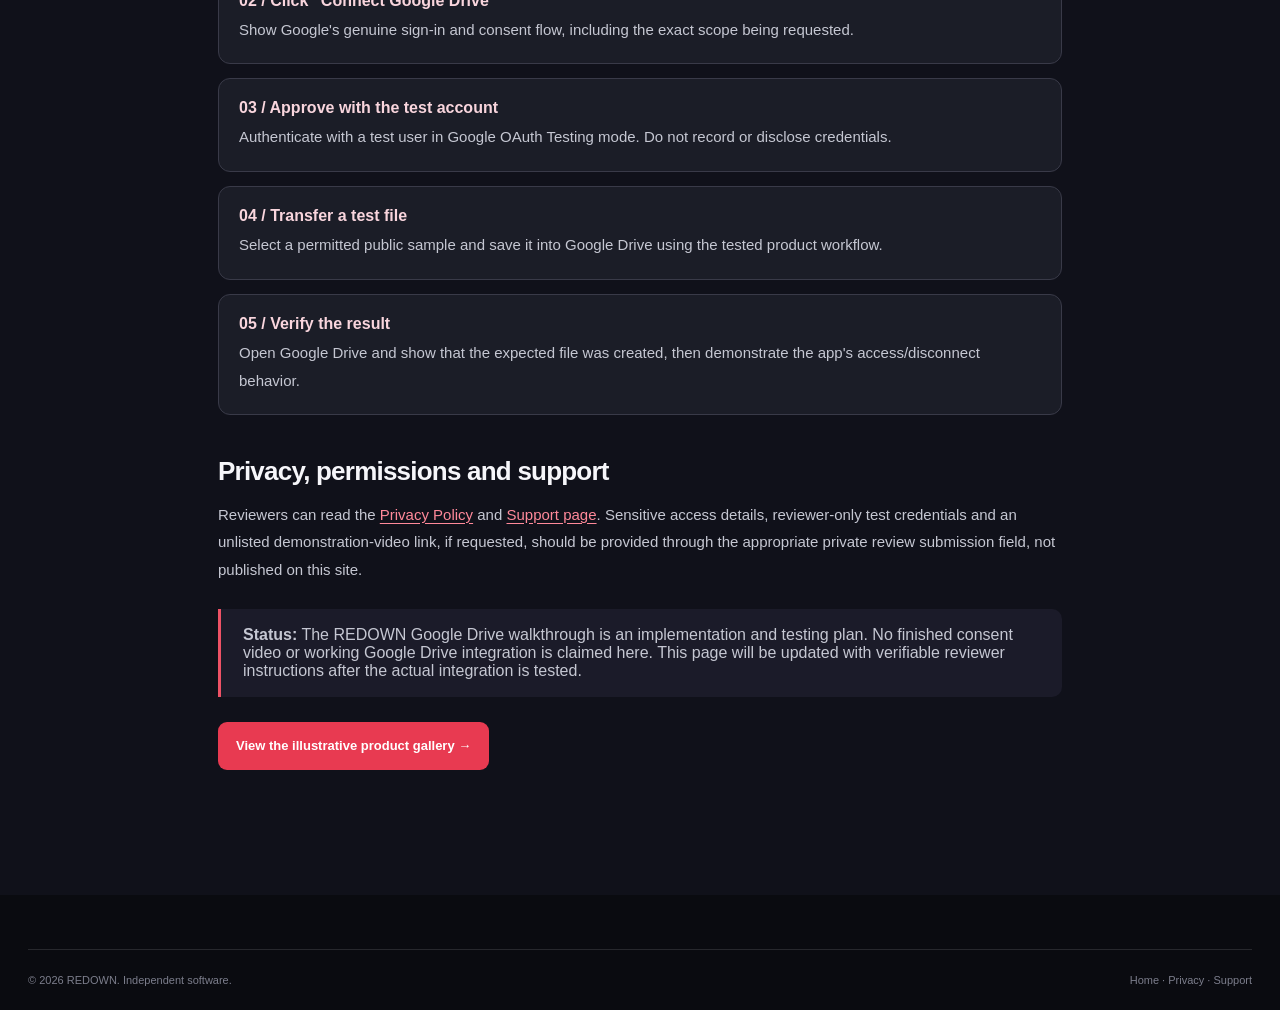
<file: review.html>
<!doctype html><html lang="en"><head><meta charset="utf-8"><meta name="viewport" content="width=device-width,initial-scale=1"><meta name="theme-color" content="#0b0c12"><meta name="description" content="REDOWN's product purpose, permissions and reviewer walkthrough for Google OAuth and browser extension review."><title>Reviewer Information • REDOWN</title><link rel="icon" href="favicon.svg" type="image/svg+xml"><link rel="stylesheet" href="styles.css"><link rel="stylesheet" href="polish.css"><script defer src="app.js"></script></head>
<body><a class="skip-link" href="#main">Skip to content</a><header class="site-header"><div class="nav-wrap"><a class="brand" href="index.html"><span class="brand-mark">R</span><span>REDOWN<small>CLICK2CLOUD</small></span></a><button class="menu-toggle" aria-label="Open navigation" aria-expanded="false" aria-controls="primary-nav"><span></span><span></span><span></span></button><nav id="primary-nav" class="nav-links"><a href="index.html#how-it-works">How it works</a><a href="index.html#gallery">Gallery</a><a href="index.html#clouds">Clouds</a><a href="support.html">Support</a><a href="privacy.html">Privacy</a><a class="nav-cta" href="https://github.com/thanks-cohn/REDOWN" target="_blank" rel="noopener noreferrer">Source project ↗</a></nav></div></header>
<main id="main" class="document-page"><div class="document-hero"><div class="kicker">PRODUCT REVIEW / EXPLANATION</div><h1>Review REDOWN.</h1><p>Transparent product purpose, supported cloud connections, permission boundaries and an outline of the demonstration we will provide when Google Drive is ready.</p></div>
<article class="document-content"><h2>Purpose and audience</h2><p><strong>REDOWN is a user-directed cloud transfer and file organization browser extension.</strong> It helps creators, students and developers move supported files from websites into cloud storage they control. Its current main destination is Cloudflare R2. Eligible remote saves transfer files to the user's connected cloud storage without first downloading them to the device. The extension also includes a browser-based explorer for authorized cloud locations.</p><h2>What REDOWN is not</h2><p>REDOWN does not grant cloud storage space, cannot guarantee every website supports remote fetching, and is not a general permission to copy copyrighted or unauthorized material. Its direct-to-cloud behavior is conditional on supported transfer paths. Local uploads and browser-assisted download paths may involve the device.</p>
<h2>Current and planned connections</h2><table><thead><tr><th>Service</th><th>Status</th><th>Purpose</th></tr></thead><tbody><tr><td>Cloudflare R2</td><td>Current core integration, subject to release testing</td><td>Customer-selected buckets, remote transfers and file management</td></tr><tr><td>Google Drive</td><td>Planned, not represented as live</td><td>User-directed saves into files REDOWN is authorized to create or access</td></tr></tbody></table>
<h2>Proposed Google Drive access</h2><p>REDOWN intends to request <code>https://www.googleapis.com/auth/drive.file</code> for a least-privilege workflow involving files created by or explicitly opened for REDOWN. The requested scope is for operations that the user initiates, such as saving a selected file into Google Drive and then confirming its location. The released implementation and exact OAuth consent text must be checked before this page is used as verification evidence.</p>
<h2>Demonstration plan</h2><p>When the integration is functional, a real screen recording should demonstrate the following with a disposable test account and harmless sample assets. The illustrations on the <a href="index.html#gallery">homepage gallery</a> are visual concepts, <strong>not a substitute</strong> for a functioning OAuth demonstration.</p>
<div class="review-step"><strong>01 / Start in the installed extension</strong><p>Show REDOWN and the Chrome extension identity from the actual build intended for review.</p></div><div class="review-step"><strong>02 / Click “Connect Google Drive”</strong><p>Show Google's genuine sign-in and consent flow, including the exact scope being requested.</p></div><div class="review-step"><strong>03 / Approve with the test account</strong><p>Authenticate with a test user in Google OAuth Testing mode. Do not record or disclose credentials.</p></div><div class="review-step"><strong>04 / Transfer a test file</strong><p>Select a permitted public sample and save it into Google Drive using the tested product workflow.</p></div><div class="review-step"><strong>05 / Verify the result</strong><p>Open Google Drive and show that the expected file was created, then demonstrate the app's access/disconnect behavior.</p></div>
<h2>Privacy, permissions and support</h2><p>Reviewers can read the <a href="privacy.html">Privacy Policy</a> and <a href="support.html">Support page</a>. Sensitive access details, reviewer-only test credentials and an unlisted demonstration-video link, if requested, should be provided through the appropriate private review submission field, not published on this site.</p>
<div class="notice"><strong>Status:</strong> The REDOWN Google Drive walkthrough is an implementation and testing plan. No finished consent video or working Google Drive integration is claimed here. This page will be updated with verifiable reviewer instructions after the actual integration is tested.</div>
<p><a class="doc-btn" href="index.html#gallery">View the illustrative product gallery →</a></p></article></main><footer class="site-footer"><div class="footer-bottom"><span>© <span id="year">2026</span> REDOWN. Independent software.</span><span><a href="index.html">Home</a> · <a href="privacy.html">Privacy</a> · <a href="support.html">Support</a></span></div></footer></body></html>
</file>
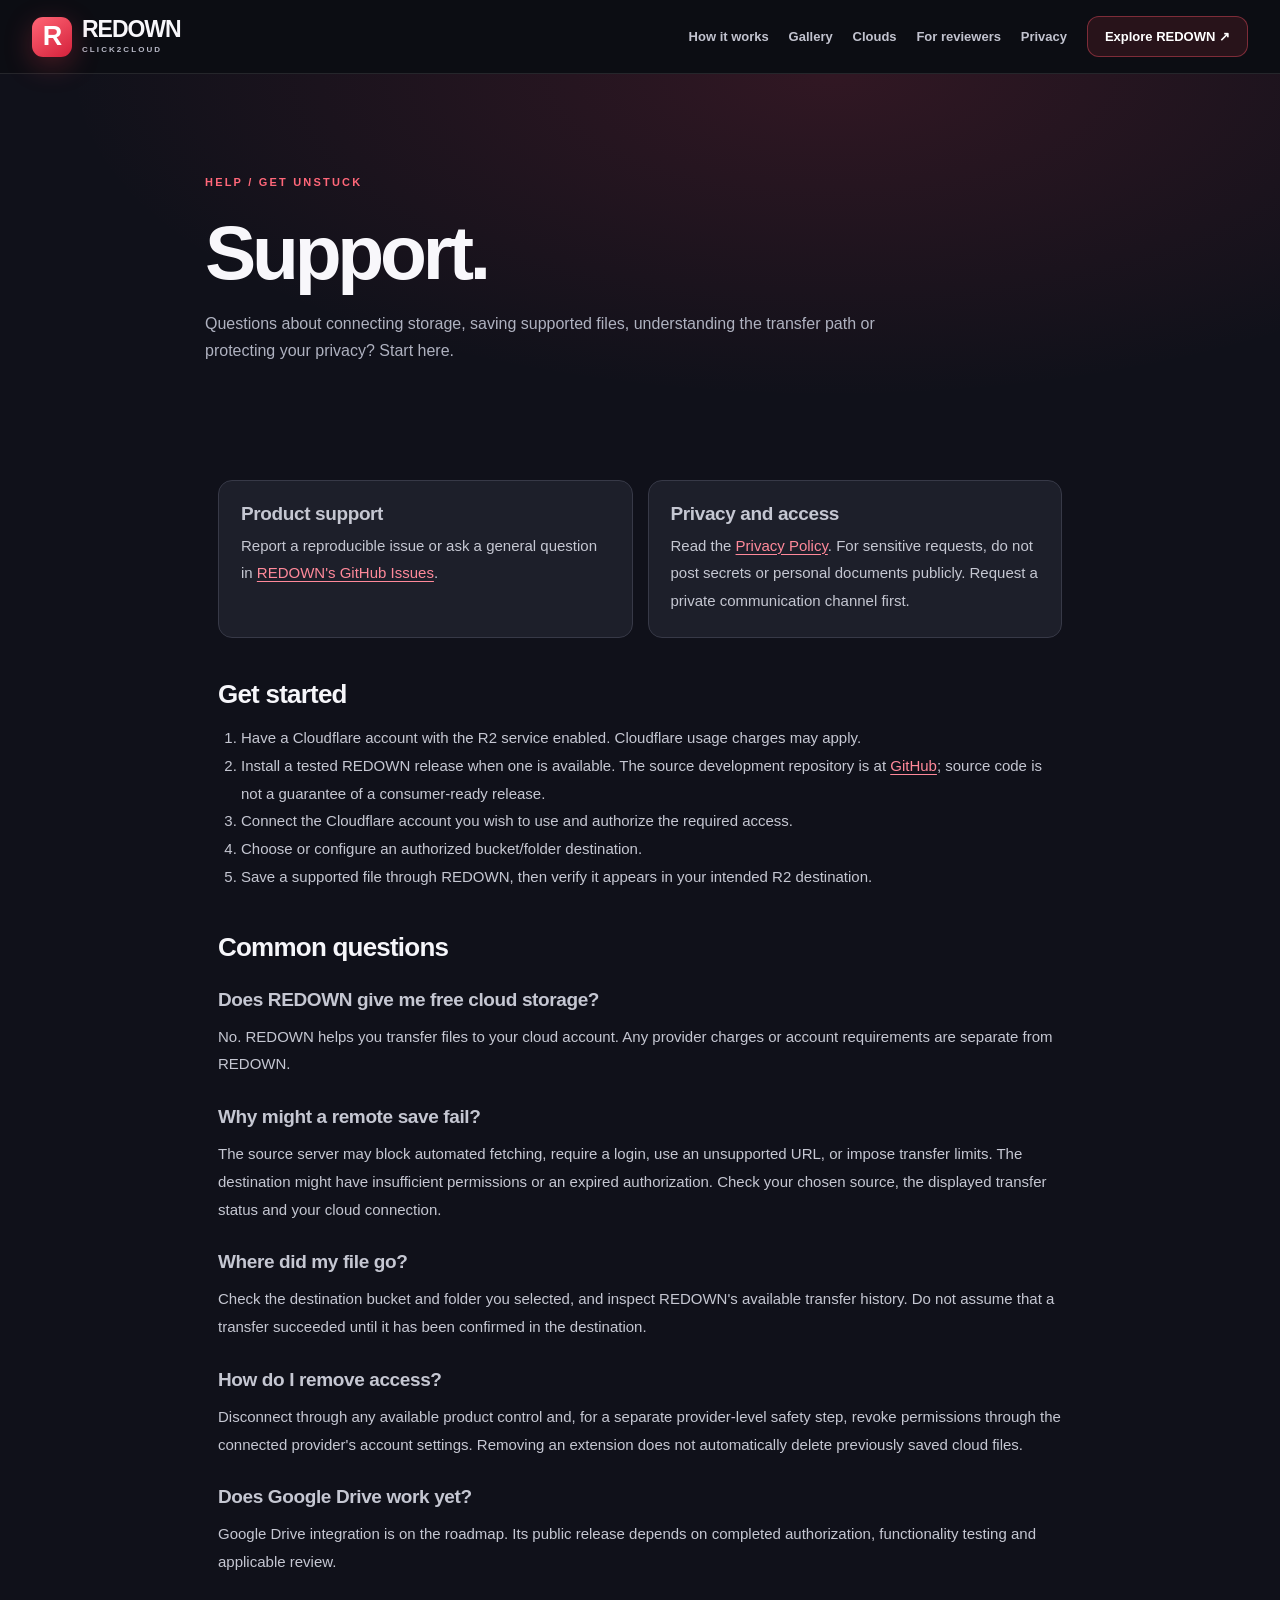
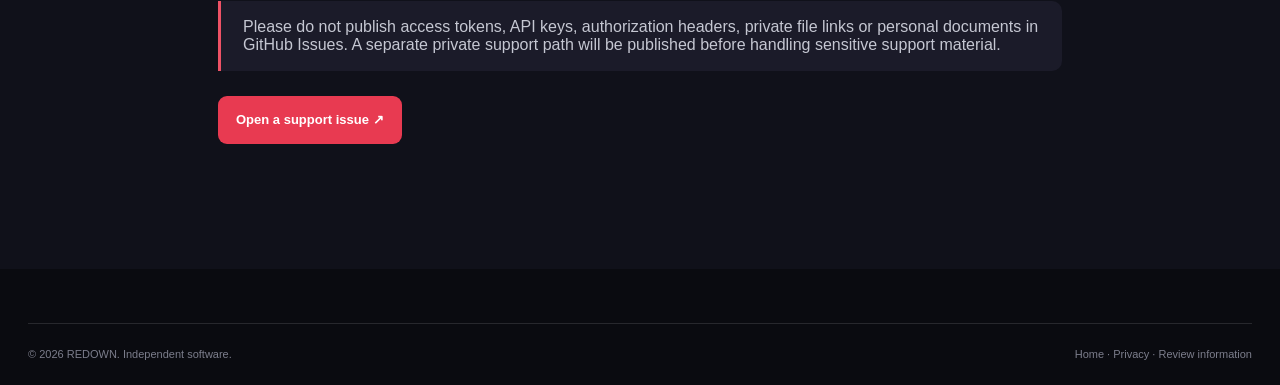
<file: support.html>
<!doctype html><html lang="en"><head><meta charset="utf-8"><meta name="viewport" content="width=device-width,initial-scale=1"><meta name="theme-color" content="#0b0c12"><meta name="description" content="REDOWN support, prerequisites, troubleshooting and privacy contact."><title>Support • REDOWN</title><link rel="icon" href="favicon.svg" type="image/svg+xml"><link rel="stylesheet" href="styles.css"><link rel="stylesheet" href="polish.css"><script defer src="app.js"></script></head>
<body><a class="skip-link" href="#main">Skip to content</a><header class="site-header"><div class="nav-wrap"><a class="brand" href="index.html"><span class="brand-mark">R</span><span>REDOWN<small>CLICK2CLOUD</small></span></a><button class="menu-toggle" aria-label="Open navigation" aria-expanded="false" aria-controls="primary-nav"><span></span><span></span><span></span></button><nav id="primary-nav" class="nav-links"><a href="index.html#how-it-works">How it works</a><a href="index.html#gallery">Gallery</a><a href="index.html#clouds">Clouds</a><a href="review.html">For reviewers</a><a href="privacy.html">Privacy</a><a class="nav-cta" href="https://github.com/thanks-cohn/REDOWN" target="_blank" rel="noopener noreferrer">Explore REDOWN ↗</a></nav></div></header>
<main id="main" class="document-page"><div class="document-hero"><div class="kicker">HELP / GET UNSTUCK</div><h1>Support.</h1><p>Questions about connecting storage, saving supported files, understanding the transfer path or protecting your privacy? Start here.</p></div>
<div class="document-content"><div class="support-cards"><div class="support-card"><h3>Product support</h3><p>Report a reproducible issue or ask a general question in <a href="https://github.com/thanks-cohn/REDOWN/issues/new" target="_blank" rel="noopener noreferrer">REDOWN's GitHub Issues</a>.</p></div><div class="support-card"><h3>Privacy and access</h3><p>Read the <a href="privacy.html">Privacy Policy</a>. For sensitive requests, do not post secrets or personal documents publicly. Request a private communication channel first.</p></div></div>
<h2>Get started</h2><ol><li>Have a Cloudflare account with the R2 service enabled. Cloudflare usage charges may apply.</li><li>Install a tested REDOWN release when one is available. The source development repository is at <a href="https://github.com/thanks-cohn/REDOWN" target="_blank" rel="noopener noreferrer">GitHub</a>; source code is not a guarantee of a consumer-ready release.</li><li>Connect the Cloudflare account you wish to use and authorize the required access.</li><li>Choose or configure an authorized bucket/folder destination.</li><li>Save a supported file through REDOWN, then verify it appears in your intended R2 destination.</li></ol>
<h2>Common questions</h2><h3>Does REDOWN give me free cloud storage?</h3><p>No. REDOWN helps you transfer files to your cloud account. Any provider charges or account requirements are separate from REDOWN.</p><h3>Why might a remote save fail?</h3><p>The source server may block automated fetching, require a login, use an unsupported URL, or impose transfer limits. The destination might have insufficient permissions or an expired authorization. Check your chosen source, the displayed transfer status and your cloud connection.</p><h3>Where did my file go?</h3><p>Check the destination bucket and folder you selected, and inspect REDOWN's available transfer history. Do not assume that a transfer succeeded until it has been confirmed in the destination.</p><h3>How do I remove access?</h3><p>Disconnect through any available product control and, for a separate provider-level safety step, revoke permissions through the connected provider's account settings. Removing an extension does not automatically delete previously saved cloud files.</p><h3>Does Google Drive work yet?</h3><p>Google Drive integration is on the roadmap. Its public release depends on completed authorization, functionality testing and applicable review.</p>
<div class="notice">Please do not publish access tokens, API keys, authorization headers, private file links or personal documents in GitHub Issues. A separate private support path will be published before handling sensitive support material.</div>
<p><a class="doc-btn" href="https://github.com/thanks-cohn/REDOWN/issues/new" target="_blank" rel="noopener noreferrer">Open a support issue ↗</a></p>
</div></main><footer class="site-footer"><div class="footer-bottom"><span>© <span id="year">2026</span> REDOWN. Independent software.</span><span><a href="index.html">Home</a> · <a href="privacy.html">Privacy</a> · <a href="review.html">Review information</a></span></div></footer></body></html>
</file>
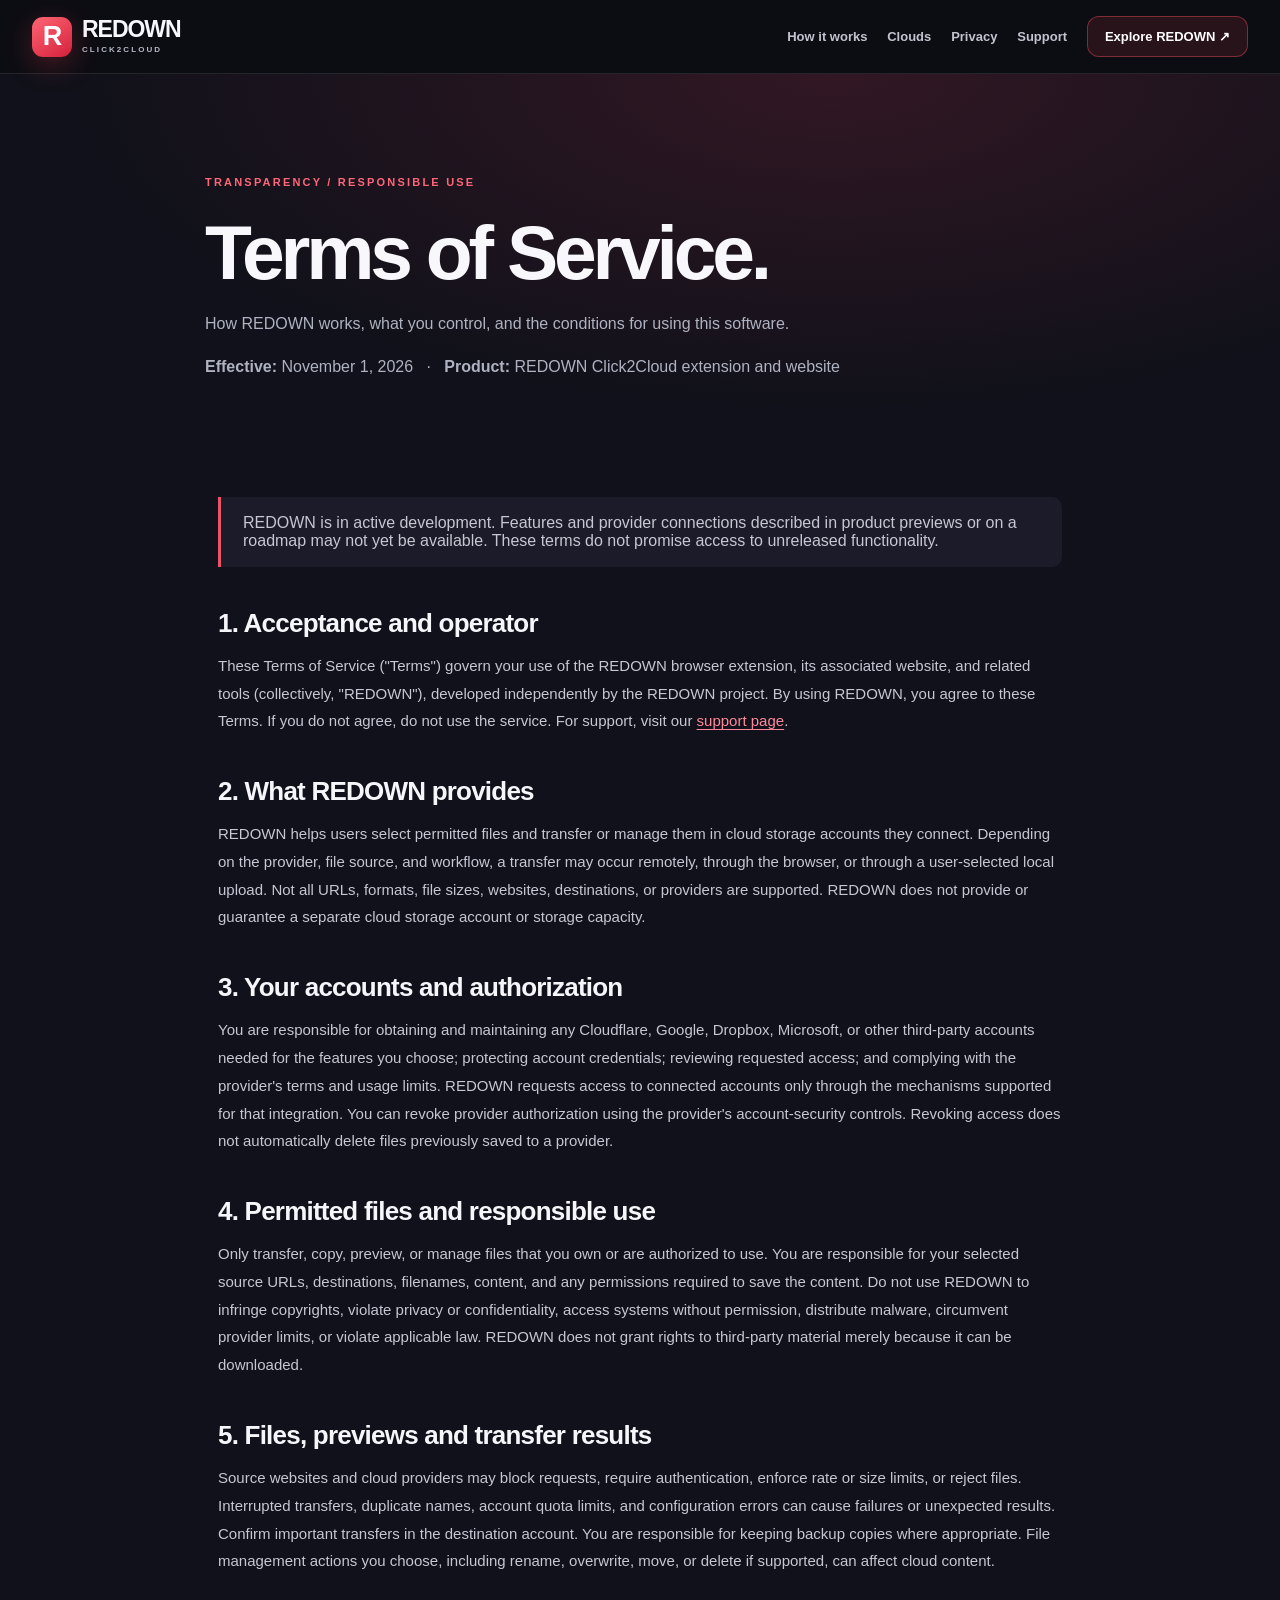
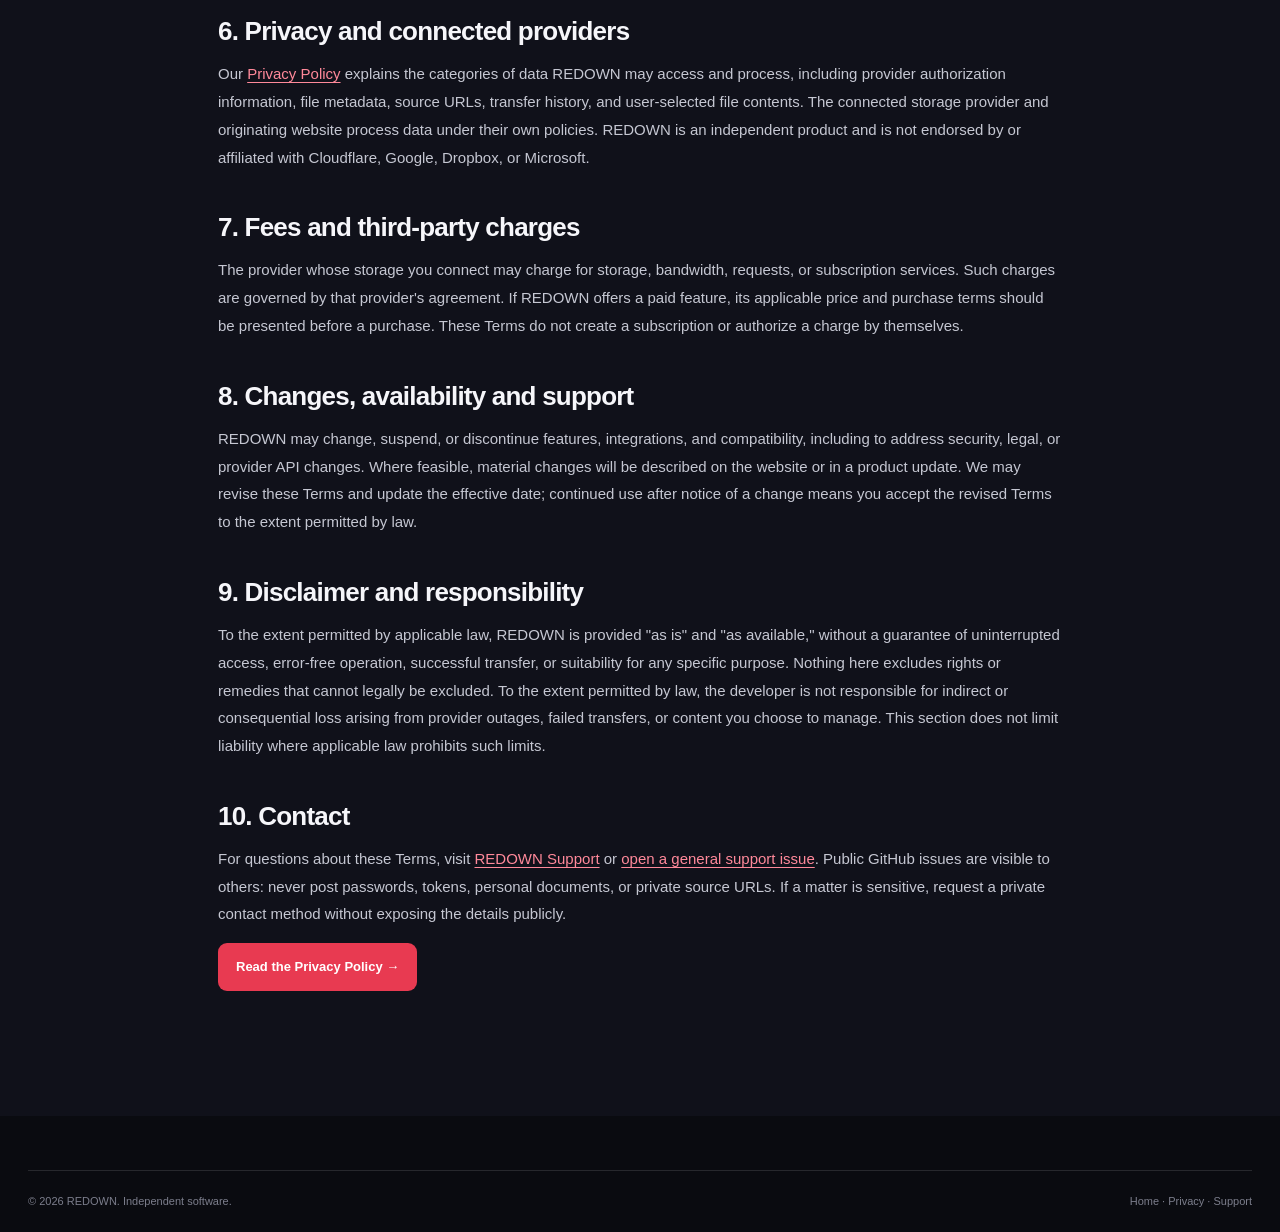
<file: terms.html>
<!doctype html>
<html lang="en">
<head>
<meta charset="utf-8"><meta name="viewport" content="width=device-width,initial-scale=1">
<meta name="theme-color" content="#0b0c12"><meta name="description" content="REDOWN Terms of Service: responsible use, cloud provider accounts, transfers, limitations and contact.">
<title>Terms of Service • REDOWN</title><link rel="icon" href="favicon.svg" type="image/svg+xml">
<link rel="stylesheet" href="styles.css"><link rel="stylesheet" href="polish.css"><script defer src="app.js"></script>
</head>
<body>
<a class="skip-link" href="#main">Skip to content</a>
<header class="site-header"><div class="nav-wrap">
<a class="brand" href="index.html" aria-label="REDOWN home"><span class="brand-mark">R</span><span>REDOWN<small>CLICK2CLOUD</small></span></a>
<button class="menu-toggle" type="button" aria-label="Open navigation" aria-expanded="false" aria-controls="primary-nav"><span></span><span></span><span></span></button>
<nav id="primary-nav" class="nav-links" aria-label="Main navigation"><a href="index.html#how-it-works">How it works</a><a href="index.html#clouds">Clouds</a><a href="privacy.html">Privacy</a><a href="support.html">Support</a><a class="nav-cta" href="https://github.com/thanks-cohn/REDOWN" target="_blank" rel="noopener noreferrer">Explore REDOWN ↗</a></nav>
</div></header>
<main id="main" class="document-page">
<div class="document-hero"><div class="kicker">TRANSPARENCY / RESPONSIBLE USE</div><h1>Terms of Service.</h1><p>How REDOWN works, what you control, and the conditions for using this software.</p><p><strong>Effective:</strong> November 1, 2026 &nbsp; · &nbsp; <strong>Product:</strong> REDOWN Click2Cloud extension and website</p></div>
<article class="document-content">
<div class="notice">REDOWN is in active development. Features and provider connections described in product previews or on a roadmap may not yet be available. These terms do not promise access to unreleased functionality.</div>
<h2>1. Acceptance and operator</h2>
<p>These Terms of Service ("Terms") govern your use of the REDOWN browser extension, its associated website, and related tools (collectively, "REDOWN"), developed independently by the REDOWN project. By using REDOWN, you agree to these Terms. If you do not agree, do not use the service. For support, visit our <a href="support.html">support page</a>.</p>
<h2>2. What REDOWN provides</h2>
<p>REDOWN helps users select permitted files and transfer or manage them in cloud storage accounts they connect. Depending on the provider, file source, and workflow, a transfer may occur remotely, through the browser, or through a user-selected local upload. Not all URLs, formats, file sizes, websites, destinations, or providers are supported. REDOWN does not provide or guarantee a separate cloud storage account or storage capacity.</p>
<h2>3. Your accounts and authorization</h2>
<p>You are responsible for obtaining and maintaining any Cloudflare, Google, Dropbox, Microsoft, or other third-party accounts needed for the features you choose; protecting account credentials; reviewing requested access; and complying with the provider's terms and usage limits. REDOWN requests access to connected accounts only through the mechanisms supported for that integration. You can revoke provider authorization using the provider's account-security controls. Revoking access does not automatically delete files previously saved to a provider.</p>
<h2>4. Permitted files and responsible use</h2>
<p>Only transfer, copy, preview, or manage files that you own or are authorized to use. You are responsible for your selected source URLs, destinations, filenames, content, and any permissions required to save the content. Do not use REDOWN to infringe copyrights, violate privacy or confidentiality, access systems without permission, distribute malware, circumvent provider limits, or violate applicable law. REDOWN does not grant rights to third-party material merely because it can be downloaded.</p>
<h2>5. Files, previews and transfer results</h2>
<p>Source websites and cloud providers may block requests, require authentication, enforce rate or size limits, or reject files. Interrupted transfers, duplicate names, account quota limits, and configuration errors can cause failures or unexpected results. Confirm important transfers in the destination account. You are responsible for keeping backup copies where appropriate. File management actions you choose, including rename, overwrite, move, or delete if supported, can affect cloud content.</p>
<h2>6. Privacy and connected providers</h2>
<p>Our <a href="privacy.html">Privacy Policy</a> explains the categories of data REDOWN may access and process, including provider authorization information, file metadata, source URLs, transfer history, and user-selected file contents. The connected storage provider and originating website process data under their own policies. REDOWN is an independent product and is not endorsed by or affiliated with Cloudflare, Google, Dropbox, or Microsoft.</p>
<h2>7. Fees and third-party charges</h2>
<p>The provider whose storage you connect may charge for storage, bandwidth, requests, or subscription services. Such charges are governed by that provider's agreement. If REDOWN offers a paid feature, its applicable price and purchase terms should be presented before a purchase. These Terms do not create a subscription or authorize a charge by themselves.</p>
<h2>8. Changes, availability and support</h2>
<p>REDOWN may change, suspend, or discontinue features, integrations, and compatibility, including to address security, legal, or provider API changes. Where feasible, material changes will be described on the website or in a product update. We may revise these Terms and update the effective date; continued use after notice of a change means you accept the revised Terms to the extent permitted by law.</p>
<h2>9. Disclaimer and responsibility</h2>
<p>To the extent permitted by applicable law, REDOWN is provided "as is" and "as available," without a guarantee of uninterrupted access, error-free operation, successful transfer, or suitability for any specific purpose. Nothing here excludes rights or remedies that cannot legally be excluded. To the extent permitted by law, the developer is not responsible for indirect or consequential loss arising from provider outages, failed transfers, or content you choose to manage. This section does not limit liability where applicable law prohibits such limits.</p>
<h2>10. Contact</h2>
<p>For questions about these Terms, visit <a href="support.html">REDOWN Support</a> or <a href="https://github.com/thanks-cohn/REDOWN/issues/new" target="_blank" rel="noopener noreferrer">open a general support issue</a>. Public GitHub issues are visible to others: never post passwords, tokens, personal documents, or private source URLs. If a matter is sensitive, request a private contact method without exposing the details publicly.</p>
<p><a class="doc-btn" href="privacy.html">Read the Privacy Policy →</a></p>
</article></main>
<footer class="site-footer"><div class="footer-bottom"><span>© <span id="year">2026</span> REDOWN. Independent software.</span><span><a href="index.html">Home</a> · <a href="privacy.html">Privacy</a> · <a href="support.html">Support</a></span></div></footer>
</body></html>
</file>
<file: styles.css>
:root{color-scheme:dark;--bg:#0b0c12;--card:#14151e;--ink:#f6f6fa;--muted:#a3a4b4;--muted2:#757786;--red:#f34355;--red2:#ac283b;--border:rgba(255,255,255,.1);--max:1240px;--radius:22px;font-family:Inter,"Segoe UI",Arial,sans-serif}
*{box-sizing:border-box}html{scroll-behavior:smooth}body{margin:0;background:var(--bg);color:var(--ink);-webkit-font-smoothing:antialiased}a{color:inherit;text-decoration:none}button{font:inherit;color:inherit}::selection{background:var(--red);color:#fff}:focus-visible{outline:3px solid #ff8593;outline-offset:4px}h1,h2,h3,p{margin-top:0}h1,h2,h3{letter-spacing:-.055em}h2{font-size:clamp(2.8rem,5.6vw,5.7rem);line-height:1.045;margin-bottom:25px;font-weight:800}h2 span{color:#b0b1bf}p{line-height:1.68}.section-pad{padding:110px max(28px,calc((100vw - var(--max))/2))}.skip-link{position:fixed;left:15px;top:-60px;z-index:200;background:#fff;color:#111;padding:12px 22px}.skip-link:focus{top:12px}
.site-header{position:sticky;top:0;z-index:50;border-bottom:1px solid rgba(255,255,255,.08);background:rgba(11,12,18,.85);backdrop-filter:blur(20px)}.nav-wrap{max-width:1320px;margin:auto;padding:16px 32px;display:flex;align-items:center;justify-content:space-between;gap:36px}.brand{display:inline-flex;align-items:center;gap:10px;line-height:.91;font-weight:900;letter-spacing:-.045em;font-size:23px}.brand small{display:block;letter-spacing:.26em;color:#b7b8c6;font-size:8px;font-weight:800;margin-top:6px}.brand-mark{display:inline-grid;place-items:center;position:relative;background:linear-gradient(145deg,#ff6575,#d4213b);color:#fff;border-radius:11px;width:40px;height:40px;box-shadow:0 8px 28px rgba(243,67,85,.27);font-size:27px;font-weight:900}.brand-cut{position:absolute;width:7px;height:7px;background:var(--bg);border-radius:50%;right:7px;bottom:7px}.nav-links{display:flex;align-items:center;gap:28px;font-size:13px;font-weight:700;color:#c2c3cf}.nav-links>a{transition:color .2s}.nav-links>a:hover{color:white}.nav-links .nav-cta{border:1px solid rgba(245,80,99,.42);padding:12px 17px;border-radius:12px;background:rgba(243,67,85,.12);color:#fff}.nav-cta span{padding-left:8px;color:#ff7885}.menu-toggle{display:none}
.hero{position:relative;isolation:isolate;display:grid;grid-template-columns:minmax(0,1.02fr) minmax(0,.98fr);align-items:center;min-height:740px;padding-top:125px;padding-bottom:120px;overflow:hidden;gap:22px}.hero-aurora{z-index:-1;position:absolute;inset:-20% -18%;background:radial-gradient(ellipse at 73% 53%,rgba(151,25,55,.19),transparent 37%),radial-gradient(ellipse at 41% 25%,rgba(88,25,64,.12),transparent 42%);pointer-events:none}.eyebrow,.kicker{font-weight:850;letter-spacing:.2em;font-size:11px;color:#ff6779}.eyebrow{display:inline-flex;gap:11px;align-items:center;background:rgba(255,255,255,.04);border:1px solid rgba(255,255,255,.1);border-radius:100px;padding:10px 16px;color:#eaebef;font-size:10px}.pulse-dot,.green-dot{width:7px;height:7px;border-radius:50%;background:#a9ffbf;box-shadow:0 0 14px #73df93;display:inline-block;flex:none}.pulse-dot{background:#ff5a70;box-shadow:0 0 10px #f34355}.hero h1{font-size:clamp(3.7rem,6.3vw,6.9rem);line-height:1.01;font-weight:850;margin:29px 0 26px}.hero h1 em{font-style:normal;color:#ff5669}.hero-lead{color:#c0c1ce;font-size:16px;max-width:510px;line-height:1.8}.hero-actions{display:flex;flex-wrap:wrap;gap:12px;margin-top:29px}.btn{display:inline-flex;align-items:center;justify-content:center;gap:28px;min-height:52px;padding:15px 21px;border-radius:12px;font-weight:800;font-size:13px;transition:transform .2s,box-shadow .2s}.btn:hover{transform:translateY(-3px)}.btn-primary{background:linear-gradient(135deg,#ff5466,#e12c45);color:#fff;box-shadow:0 10px 26px rgba(238,56,79,.25)}.btn-primary:hover{box-shadow:0 15px 32px rgba(238,56,79,.38)}.btn-outline{background:rgba(255,255,255,.04);border:1px solid rgba(255,255,255,.15);color:#fff}.fine-print{font-size:11px;line-height:1.65;color:#858694;margin:19px 0 24px;max-width:500px}.hero-trust{display:flex;flex-wrap:wrap;gap:15px;font-size:10px;color:#b5b6c5}.mini-check{display:inline-grid;place-items:center;border:1px solid rgba(165,255,185,.25);border-radius:50%;width:18px;height:18px;color:#b5fbc7;margin-right:4px}
.hero-visual{position:relative;min-width:0;padding:15px 0 15px 17px;perspective:1300px}.hero-device{position:relative;border:1px solid rgba(255,255,255,.24);background:#161821;box-shadow:0 44px 100px rgba(0,0,0,.65),0 0 100px rgba(255,60,95,.1);border-radius:18px;min-height:360px;overflow:hidden;transform:rotateY(-8deg) rotateX(3deg);transform-origin:center;z-index:2}.device-top{display:flex;align-items:center;gap:13px;padding:14px 16px;background:linear-gradient(180deg,#2a2c38,#1c1d28);border-bottom:1px solid var(--border);font-size:9px;letter-spacing:.13em;color:#aaaebe}.traffic{display:flex;gap:5px}.traffic i{width:7px;height:7px;border-radius:50%;background:#eb6675}.traffic i:nth-child(2){background:#e4b95c}.traffic i:nth-child(3){background:#83d5a0}.device-icon{margin-left:auto;font-size:16px;color:#ff7184}.device-content{display:grid;grid-template-columns:34% 66%;min-height:330px}.device-side{background:linear-gradient(135deg,#171922,#11131b);padding:19px 10px;border-right:1px solid var(--border)}.sidebar-title{font-size:8px;letter-spacing:.17em;color:#777c91;font-weight:800;margin:0 0 12px 10px}.sidebar-item{font-size:10px;display:flex;align-items:center;gap:8px;padding:12px 9px;color:#adb2c2;border-radius:7px}.sidebar-item span{color:#e4c3ca}.sidebar-item.active{background:rgba(244,64,86,.17);color:#fff}.sidebar-item.active span{color:#ff6e7e}.sidebar-item.small{font-size:9px}.sidebar-item.muted{color:#737684}.side-divider{height:1px;background:var(--border);margin:17px 7px}.device-main{padding:23px 17px;overflow:hidden}.crumb{font-weight:750;color:#c7c8d0;font-size:8px;letter-spacing:.09em}.crumb span{color:#fb5b73;padding:0 5px}.device-heading{display:flex;align-items:center;justify-content:space-between;gap:10px;margin-top:23px}.device-heading h3{margin:0;font-size:18px;letter-spacing:-.03em}.device-heading p{font-size:9px;color:#818598;margin:6px 0 0}.mock-btn{display:inline-block;border:1px solid #494658;background:linear-gradient(#39303b,#28232f);border-radius:6px;padding:8px;color:#fff;font-size:8px;white-space:nowrap}.mock-files{display:grid;grid-template-columns:repeat(3,1fr);gap:9px;margin-top:22px}.mock-file{border:1px solid #343641;background:#22242e;padding:7px;border-radius:9px;min-width:0}.file-art{display:block;width:100%;height:69px;border-radius:5px;position:relative;overflow:hidden}.photo-one{background:radial-gradient(circle at 65% 28%,#feb5a0 0 13%,transparent 14%),linear-gradient(145deg,#4d1835,#cf5472 58%,#dfb989)}.photo-two{background:linear-gradient(135deg,transparent 28%,#a1b1bf 29% 37%,transparent 38%),linear-gradient(40deg,#161e36,#819bb6)}.photo-three{background:radial-gradient(ellipse at 65% 85%,#d89173,transparent 48%),linear-gradient(135deg,#181c39,#4c6d92)}.mock-file b,.mock-file small{display:block;white-space:nowrap;overflow:hidden;text-overflow:ellipsis}.mock-file b{font-size:9px;margin:9px 0 5px}.mock-file small{font-size:8px;color:#7f8192}.transfer{display:flex;align-items:center;gap:10px;border:1px solid rgba(108,216,145,.3);background:#202c2a;margin-top:18px;padding:10px 9px;border-radius:8px}.transfer-icon{width:23px;height:23px;background:#416d50;color:#dbffe5;border-radius:7px;text-align:center;line-height:23px}.transfer strong,.transfer small{display:block;font-size:9px}.transfer small{color:#9eb4a8;margin-top:4px}.transfer-ok{font-size:8px;color:#a9edb7;margin-left:auto;white-space:nowrap}.floating-label{position:absolute;z-index:4;padding:14px 15px;border:1px solid rgba(255,255,255,.2);border-radius:11px;backdrop-filter:blur(14px);background:rgba(31,32,44,.78);box-shadow:0 20px 35px rgba(0,0,0,.26);font-size:9px;letter-spacing:.16em;font-weight:850;color:#e6e5ee}.label-top{right:-20px;top:-15px}.label-top .green-dot{margin-left:12px}.label-bottom{left:-3px;bottom:0}.label-bottom span{color:#ff8190;font-size:16px;margin-left:8px}.orbit{position:absolute;border:1px solid rgba(246,68,92,.1);border-radius:50%;z-index:-1}.orbit-one{width:540px;height:540px;right:-90px;top:-95px}.orbit-two{width:390px;height:390px;right:0;top:-20px}
.ticker{white-space:nowrap;overflow:hidden;background:#e5364f;color:#fff;padding:18px 0;font-size:12px;font-weight:900;letter-spacing:.14em}.ticker div{min-width:max-content;text-align:center}.ticker span{padding:0 26px;color:#ffb8c2}
.section-heading-band{background:#101119}.section-intro{display:grid;grid-template-columns:1fr 1fr;gap:65px;align-items:end}.section-intro h2{margin-bottom:0}.section-intro p{color:#aaacba;font-size:16px;max-width:550px}.kicker{margin-bottom:22px}.steps-grid{display:grid;grid-template-columns:repeat(3,1fr);gap:20px;margin-top:60px}.step{position:relative;border:1px solid var(--border);background:linear-gradient(135deg,#1b1c28,#151620);padding:29px;border-radius:19px;min-height:260px;transition:transform .2s,border-color .2s}.step:hover{transform:translateY(-5px);border-color:rgba(255,255,255,.27)}.step-number{font-size:11px;letter-spacing:.12em;font-weight:900;color:#fc697b}.step-glyph{font-size:32px;margin:26px 0;color:#f9a0a9}.step h3{font-size:21px;margin-bottom:11px;letter-spacing:-.025em}.step p{font-size:13px;color:#a4a7b8;margin:0}
.gallery-section{background:linear-gradient(180deg,#0b0c12,#11121a)}.section-head-line{display:flex;justify-content:space-between;align-items:end;gap:50px}.section-head-line h2{margin:0}.section-head-line p{max-width:290px;color:#a7a9b8;font-size:14px}.gallery-note{display:inline-flex;align-items:center;gap:10px;color:#b1b3c1;font-size:12px;border:1px solid var(--border);background:#191a24;border-radius:9px;padding:11px 14px;margin:30px 0 22px}.gallery-note span{color:#ff7b8c}.gallery-grid{display:grid;grid-template-columns:repeat(2,minmax(0,1fr));gap:20px}.gallery-card{border:1px solid rgba(255,255,255,.12);display:block;text-align:left;padding:0;background:#171822;border-radius:19px;cursor:pointer;overflow:hidden;min-width:0;transition:transform .25s,border-color .25s,box-shadow .25s}.gallery-card:hover{transform:translateY(-6px);border-color:rgba(255,109,128,.48);box-shadow:0 20px 45px rgba(0,0,0,.28)}.gallery-card.wide{grid-column:span 2}.artboard{height:300px;overflow:hidden;position:relative;background:#1b1e29;display:flex;align-items:center;justify-content:center}.gallery-card.wide .artboard{height:360px}.gallery-meta{display:flex;justify-content:space-between;align-items:center;gap:15px;padding:21px 23px}.gallery-meta b,.gallery-meta small{display:block}.gallery-meta b{font-size:17px;letter-spacing:-.035em}.gallery-meta small{font-size:12px;margin-top:6px;color:#9497a9}.gallery-arrow{display:grid;place-items:center;width:36px;height:36px;flex:none;background:rgba(255,255,255,.06);border:1px solid var(--border);border-radius:10px}.art-context{background:radial-gradient(ellipse at 70% 90%,rgba(248,61,96,.19),transparent 65%),#1e1f2a}.art-window{position:absolute;width:82%;height:86%;top:11%;background:#242633;border:1px solid #444554;border-radius:12px 12px 0 0;box-shadow:0 30px 80px rgba(0,0,0,.46);overflow:visible}.art-url{padding:15px;font-size:11px;letter-spacing:.08em;color:#888b9d;border-bottom:1px solid #383b48}.art-scene{height:85%;background:linear-gradient(120deg,#371d37,#67576d,#272838);overflow:hidden;position:relative}.art-shape{position:absolute;border-radius:50%;background:linear-gradient(130deg,#ea6888,#a73357);box-shadow:inset -20px -30px 40px rgba(0,0,0,.24)}.art-shape.one{width:190px;height:190px;top:30px;left:17%}.art-shape.two{width:150px;height:150px;left:49%;top:75px;background:linear-gradient(140deg,#ec8c87,#8c3f7b)}.art-shape.three{width:120px;height:120px;left:63%;top:-45px;background:linear-gradient(130deg,#b3a3e4,#544783)}.context-menu{position:absolute;left:41%;top:25%;min-width:205px;background:#11131b;border:1px solid #4b4f5e;border-radius:12px;padding:9px;box-shadow:0 22px 50px rgba(0,0,0,.75);font-size:12px;z-index:3}.context-menu small{display:block;padding:7px 11px;color:#ff8490;letter-spacing:.08em;font-size:10px;font-weight:800}.context-menu div{padding:12px;border-radius:7px;white-space:nowrap}.context-menu span{float:right}.context-menu .chosen{color:#fff;background:#ae2d45}.art-explorer{background:radial-gradient(ellipse at 80% 90%,#313147,transparent),#171924;display:block;padding:28px}.ex-top{display:flex;justify-content:space-between;color:#e9e9f2;font-weight:900;font-size:19px}.ex-top span{color:#fa6a7e}.ex-path{color:#8f92a4;font-size:11px;border-bottom:1px solid #41404e;margin:24px 0;padding-bottom:16px}.ex-grid{display:grid;grid-template-columns:repeat(4,1fr);gap:13px}.ex-grid span{display:flex;flex-direction:column;align-items:center;justify-content:center;gap:17px;border-radius:11px;background:#30313d;border:1px solid #454652;min-height:110px;color:#f5a7ae;font-size:34px}.ex-grid small{font-size:11px;color:#b3b5c4}.art-history{padding:20px;display:block;background:linear-gradient(135deg,#161821,#2a1c2a)}.history-title{font-weight:800;font-size:10px;letter-spacing:.16em;color:#eee;border-bottom:1px solid var(--border);padding:12px 5px 20px}.history-title span{float:right;color:#76dfa8}.history-row{background:rgba(255,255,255,.06);border:1px solid var(--border);display:flex;align-items:center;gap:12px;padding:13px;border-radius:10px;margin-top:10px;font-size:12px;font-weight:750}.history-thumb{width:38px;height:38px;display:grid;place-items:center;border-radius:9px;color:#f6b7c0;background:#573745;font-size:19px}.history-row small{display:block;color:#9295a6;font-size:10px;margin-top:6px}.history-row b{margin-left:auto;color:#8be8a8;font-size:15px}.art-preview{background:radial-gradient(ellipse at 70% 60%,#642a4d,transparent 65%),#1c1f2b}.preview-window{width:72%;height:91%;border-radius:11px 11px 0 0;border:1px solid #51515e;background:#171922;box-shadow:0 22px 50px rgba(0,0,0,.3);overflow:hidden}.prev-top,.prev-foot{display:flex;justify-content:space-between;padding:12px 15px;font-size:11px;font-weight:750;letter-spacing:.08em;color:#ddd}.prev-top span,.prev-foot span{color:#fa8a9a}.preview-visual{height:72%;background:linear-gradient(#343b63,#d97085 66%,#f0ae9b);position:relative;overflow:hidden}.preview-sun{position:absolute;background:#ffdcaf;width:69px;height:69px;border-radius:50%;right:22%;top:22%;box-shadow:0 0 65px #f9af96}.preview-hill{position:absolute;bottom:-60px;left:-15%;width:130%;height:120px;border-radius:50% 50% 0 0;background:#7c415e;transform:rotate(-8deg)}.preview-hill.two{bottom:-85px;left:-12%;height:110px;background:#392d4b;transform:rotate(8deg)}.art-flow{background:radial-gradient(circle at center,rgba(218,54,84,.22),transparent 50%),#171921;gap:35px;flex-wrap:wrap}.flow-point{width:155px;height:155px;border:1px solid #464759;background:linear-gradient(135deg,#262936,#171923);border-radius:26px;display:flex;flex-direction:column;align-items:center;justify-content:center;box-shadow:0 20px 50px rgba(0,0,0,.2)}.flow-symbol{font-size:53px;color:#ff8c9a;line-height:1.3}.flow-symbol.cloud{font-size:55px;color:#e9bdc7}.flow-point strong{font-size:13px;letter-spacing:.12em}.flow-point small{color:#9da0af;font-size:10px;margin-top:8px}.flow-path{position:relative;width:21%;text-align:center;color:#f2a5b1;font-size:10px;letter-spacing:.16em;font-weight:850}.flow-line{height:2px;background:linear-gradient(90deg,#82394c,#fb6781,#b13c54);margin:22px 0}.flow-path em{position:absolute;right:-6px;top:18px;font-size:26px;font-style:normal;color:#fc8191}.flow-sub{position:absolute;bottom:25px;font-size:11px;color:#9496a5}
.clouds-section{display:grid;grid-template-columns:1fr 1fr;gap:30px;background:#12141d;overflow:hidden}.cloud-copy p{max-width:500px;color:#a7a9b8}.provider-row{margin-top:35px;max-width:540px;display:grid;gap:12px}.provider{display:flex;align-items:center;padding:20px;border:1px solid #373946;border-radius:15px;background:#1b1c26;gap:14px}.provider.active{border-color:rgba(243,67,85,.36)}.provider-symbol{width:42px;height:42px;background:#30313e;border:1px solid #454657;border-radius:12px;display:grid;place-items:center;font-size:23px;color:#f994a1;font-weight:900}.provider b,.provider small{display:block}.provider b{font-size:14px}.provider small{font-size:11px;color:#9b9eaf;margin-top:6px}.status-pill{border:1px solid rgba(137,255,173,.26);color:#8cdea4;padding:6px 8px;border-radius:6px;font-size:8px;font-weight:900;letter-spacing:.1em;margin-left:auto;white-space:nowrap}.status-pill.coming{border-color:#59515d;color:#9e95a3}.cloud-illustration{position:relative;min-height:490px;display:grid;place-items:center}.cloud-ring{position:absolute;border:1px solid rgba(250,107,128,.2);border-radius:50%}.ring-a{width:380px;height:380px}.ring-b{width:520px;height:520px}.cloud-center{width:200px;height:200px;border-radius:48px;display:grid;place-items:center;background:linear-gradient(135deg,#ff7382,#b82543 65%,#541c35);font-weight:950;font-size:112px;box-shadow:0 0 95px rgba(223,53,76,.3),inset 0 1px 2px rgba(255,255,255,.4);transform:rotate(-8deg)}.cloud-center span{position:absolute;bottom:27px;right:35px;font-size:33px;color:#ffd9df}.cloud-orbit{position:absolute;background:#30303c;border:1px solid #515360;border-radius:16px;width:72px;height:72px;display:grid;place-items:center;font-size:37px;color:#feb4bf;box-shadow:0 20px 35px rgba(0,0,0,.2)}.orbit-a{top:30px;right:10%}.orbit-b{bottom:44px;left:5%}.orbit-c{bottom:75px;right:1%}
.why-section{background:#f2f0f2;color:#171620}.why-section .kicker{color:#ce354d}.why-section h2 span{color:#78727f}.value-grid{display:grid;grid-template-columns:repeat(3,1fr);gap:35px;margin-top:60px}.value-grid>div{border-top:1px solid rgba(0,0,0,.17);padding-top:20px}.value-grid span{display:inline-grid;width:50px;height:50px;place-items:center;font-size:30px;color:#c92e48}.value-grid h3{font-size:23px;margin:14px 0}.value-grid p{color:#66616c;font-size:14px}
.faq-section{background:#0f1016}.faq-grid{display:grid;grid-template-columns:1fr 1fr;gap:14px}.faq-grid details{align-self:start;background:#1b1c26;border:1px solid var(--border);border-radius:13px;padding:22px}.faq-grid summary{font-weight:750;font-size:14px;cursor:pointer;list-style:none;display:flex;justify-content:space-between;gap:14px}.faq-grid summary::-webkit-details-marker{display:none}.faq-grid summary:after{content:'+';color:#f67586;font-size:21px;line-height:14px}.faq-grid details[open] summary:after{content:'−'}.faq-grid details p{color:#abb0be;margin:15px 0 0;font-size:13px}.last-cta{position:relative;text-align:center;isolation:isolate;overflow:hidden;padding:120px 24px;background:#17131b}.cta-glow{position:absolute;inset:-40%;z-index:-1;background:radial-gradient(ellipse at 50% 50%,rgba(231,53,81,.27),transparent 50%)}.last-cta h2{font-size:clamp(3rem,7vw,6.8rem)}.last-cta h2 em{font-style:normal;color:#fd6377}.last-cta p{color:#c5bdc6}.last-cta .btn{margin:17px auto}.last-cta .small-muted{font-size:11px;color:#88808e;margin-top:14px}
.site-footer{background:#0a0b10;padding:54px max(28px,calc((100vw - var(--max))/2)) 25px}.footer-top{display:grid;grid-template-columns:1fr 1.1fr 1fr;gap:40px;padding-bottom:50px}.footer-top p{color:#9395a6;font-size:13px}.footer-links{display:grid;grid-template-columns:1fr 1fr;gap:13px;font-size:12px;font-weight:700;color:#c9cad5}.footer-links a:hover{color:#ff7183}.footer-bottom{display:flex;justify-content:space-between;gap:20px;border-top:1px solid var(--border);padding-top:24px;color:#7c7e8c;font-size:11px}
.gallery-dialog{background:#151620;color:#fff;border:1px solid #444455;border-radius:19px;padding:22px;max-width:min(930px,94vw);width:94vw;max-height:94vh;box-shadow:0 30px 100px #000;overflow:auto}.gallery-dialog::backdrop{background:rgba(3,3,8,.86);backdrop-filter:blur(9px)}.dialog-close{position:absolute;right:17px;top:11px;font-size:30px;background:transparent;border:0;cursor:pointer;z-index:4}.gallery-dialog #dialog-preview{padding:25px 0 8px}.gallery-dialog .artboard{height:clamp(280px,45vw,530px);border-radius:12px}.gallery-dialog .gallery-meta{padding:17px 0}.gallery-dialog .gallery-meta b{font-size:20px}.gallery-dialog .flow-point{width:190px;height:190px}.gallery-dialog .art-flow{gap:55px}.gallery-dialog .gallery-card{cursor:default}.gallery-dialog .context-menu{transform:scale(1.2);transform-origin:top left}.dialog-nav{display:flex;align-items:center;justify-content:space-between;border-top:1px solid var(--border);padding-top:17px;color:#b6b7c6;font-size:12px}.dialog-nav button{border:1px solid #3e3f50;border-radius:9px;background:#242633;padding:11px 16px;cursor:pointer}.dialog-nav button:hover{border-color:#ff7485}
.document-page{min-height:80vh;background:#10111a}.document-hero{padding:110px max(28px,calc((100vw - 870px)/2)) 45px;background:radial-gradient(ellipse at 65% 0%,rgba(222,55,83,.16),transparent 65%)}.document-hero h1{font-size:clamp(3rem,6vw,5rem);line-height:1.1;margin:16px 0}.document-hero p{color:#afb2c0;max-width:710px}.document-content{max-width:900px;margin:auto;padding:30px 28px 110px;color:#c5c7d2}.document-content h2{font-size:26px;letter-spacing:-.03em;margin:43px 0 15px;color:#f6f6fa}.document-content h3{font-size:19px;letter-spacing:-.02em;margin:28px 0 12px}.document-content p,.document-content li{font-size:15px;line-height:1.85}.document-content a{color:#ff899a;text-decoration:underline;text-underline-offset:3px}.document-content ul,.document-content ol{padding-left:23px}.document-content .notice{border-left:3px solid #ee5266;background:#1b1b29;padding:17px 22px;border-radius:0 10px 10px 0;margin:25px 0}.document-content table{width:100%;border-collapse:collapse;margin:22px 0;font-size:13px}.document-content th,.document-content td{text-align:left;vertical-align:top;border:1px solid #393947;padding:15px}.document-content th{background:#272635}.document-content td{color:#b8bac8}.document-content code{background:#292938;padding:2px 5px;border-radius:5px}.support-cards{display:grid;grid-template-columns:1fr 1fr;gap:15px;margin:24px 0}.support-card{background:#1d1f2a;border:1px solid #373947;border-radius:14px;padding:22px}.support-card h3{margin:0 0 7px}.support-card p{margin:0}.review-step{padding:20px;border:1px solid #393a48;border-radius:12px;background:#1b1d27;margin:14px 0}.review-step strong{color:#f9d5dd}.review-step p{margin:6px 0 0}.doc-btn{display:inline-flex;background:#e83a51;border-radius:9px;padding:12px 18px;color:#fff!important;text-decoration:none!important;font-size:13px;font-weight:800}
@media(max-width:1100px){.hero{grid-template-columns:1fr;gap:60px}.hero-content{max-width:780px}.hero-visual{max-width:710px;margin:0 auto;width:100%}.nav-links{gap:15px;font-size:11px}.section-pad{padding-left:40px;padding-right:40px}}@media(max-width:740px){.nav-wrap{padding:12px 20px}.menu-toggle{display:flex;flex-direction:column;gap:5px;width:42px;height:42px;align-items:center;justify-content:center;border:1px solid #3b3b48;border-radius:10px;background:#191921;cursor:pointer}.menu-toggle span{display:block;background:#fff;width:19px;height:2px}.nav-links{display:none;position:absolute;top:65px;left:0;right:0;flex-direction:column;align-items:stretch;background:#11121b;border-bottom:1px solid #393947;padding:22px;gap:0;font-size:14px}.nav-links.open{display:flex}.nav-links>a{padding:12px}.nav-links .nav-cta{text-align:center;margin-top:9px}.section-pad{padding:76px 22px}.hero{padding-top:70px;gap:42px;min-height:0}.hero h1{font-size:clamp(3.3rem,10vw,5rem)}.hero-lead{font-size:14px}.hero-visual{padding:12px 8px}.hero-device{transform:none}.label-top{right:0}.label-bottom{left:0}.device-content{grid-template-columns:30% 70%}.device-side{padding-left:5px;padding-right:5px}.sidebar-item{font-size:8px;gap:3px}.mock-files{gap:5px}.mock-file{padding:4px}.file-art{height:53px}.transfer-ok{display:none}.device-heading p{display:none}.section-intro,.clouds-section{grid-template-columns:1fr;gap:28px}.section-intro h2{margin-bottom:0}.steps-grid,.value-grid{grid-template-columns:1fr;gap:13px;margin-top:35px}.step{min-height:0;padding:23px}.step-glyph{margin:10px 0}.section-head-line{display:block}.section-head-line p{margin-top:22px}.gallery-grid{gap:13px;grid-template-columns:1fr}.gallery-card.wide{grid-column:span 1}.gallery-card.wide .artboard,.gallery-card .artboard{height:270px}.gallery-meta{padding:15px}.gallery-meta b{font-size:15px}.context-menu{left:27%;font-size:10px;min-width:176px}.art-window{width:93%}.cloud-illustration{min-height:330px}.ring-a{width:260px;height:260px}.ring-b{width:330px;height:330px}.cloud-center{height:145px;width:145px;border-radius:35px;font-size:85px}.cloud-center span{bottom:12px;right:21px}.cloud-orbit{width:54px;height:54px;font-size:26px}.clouds-section{overflow:hidden}.value-grid{margin-top:30px}.faq-grid{grid-template-columns:1fr}.last-cta{padding:85px 22px}.footer-top{grid-template-columns:1fr;gap:14px;padding-bottom:25px}.footer-links{margin-top:15px}.footer-bottom{flex-direction:column}.site-footer{padding:35px 22px}.gallery-dialog .artboard{height:280px}.gallery-dialog .context-menu{transform:scale(.95)}.gallery-dialog .flow-point{width:110px;height:110px}.gallery-dialog .art-flow{gap:10px}.gallery-dialog .flow-path{font-size:7px}.gallery-dialog .flow-symbol{font-size:30px}.gallery-dialog .flow-sub{font-size:9px;bottom:5px}.support-cards{grid-template-columns:1fr}}
@media(max-width:420px){.hero h1{font-size:3.1rem}.hero-actions{display:grid}.hero-trust{gap:8px}.device-top{font-size:8px}.device-heading h3{font-size:14px}.mock-btn{font-size:7px;padding:7px}.sidebar-item{font-size:7px}.mock-file b,.mock-file small{font-size:7px}.transfer small{font-size:7px}.transfer strong{font-size:8px}.context-menu{left:23%}.ex-grid{gap:6px}.ex-grid span{min-height:94px}.art-flow{gap:13px}.flow-point{width:112px;height:112px;border-radius:16px}.flow-symbol{font-size:32px}.flow-point strong{font-size:9px}.flow-path{width:14%;font-size:7px}.flow-sub{bottom:11px;font-size:9px}}@media(prefers-reduced-motion:reduce){html{scroll-behavior:auto}*,*:before,*:after{animation-duration:.01ms!important;transition-duration:.01ms!important}}
</file>
<file: polish.css>
/* REDOWN UI stability pass: fewer raster-heavy effects, consistent geometry, true responsive sizing. */
:root{
  --bg:#0c0d12;
  --card:#171923;
  --border:rgba(229,229,240,.13);
  --ink:#f8f7fb;
  --muted:#b2b3be;
}
html { scroll-behavior:smooth; scroll-padding-top:92px; }
body { overflow-x:clip; font-kerning:normal; }
* { min-width:0; }
img,svg,video,canvas { max-width:100%; }
.section-pad { padding-block:clamp(72px,8vw,110px); }
:where(section[id]) { scroll-margin-top:90px; }
.site-header {
  background:rgba(13,14,20,.96);
  -webkit-backdrop-filter:none;
  backdrop-filter:none;
  border-bottom:1px solid rgba(255,255,255,.10);
}
.nav-wrap{max-width:1360px;}
.brand { flex-shrink:0; }
.nav-links {gap:clamp(12px,1.55vw,24px)}
.nav-links>a{white-space:nowrap;}
.hero {
  overflow:clip;
  grid-template-columns:minmax(0,1.03fr) minmax(0,.97fr);
  gap:clamp(30px,4vw,64px);
  min-height:650px;
  padding-top:clamp(84px,8vw,120px);
  padding-bottom:clamp(90px,9vw,120px);
}
.hero-content{position:relative;z-index:3;}
.hero h1{
  font-size:clamp(3.1rem,5.25vw,5.55rem);
  line-height:1.045;
  text-wrap:balance;
  max-width:750px;
  letter-spacing:-.065em;
  margin:26px 0 25px;
}
.hero-lead {max-width:530px;font-size:clamp(14px,1.22vw,16px);line-height:1.75;}
.hero-actions{align-items:stretch;}
.btn{transition:background-color .15s,border-color .15s,box-shadow .15s;}
.btn:hover { transform:none; }
.btn:active {transform:translateY(1px);}
.btn-primary:hover {box-shadow:0 8px 20px rgba(234,55,79,.26);filter:brightness(1.08);}
.btn-outline:hover {border-color:rgba(255,255,255,.35);background:rgba(255,255,255,.075);}
.hero-aurora{
  background:radial-gradient(ellipse at 78% 48%,rgba(167,33,62,.11),transparent 47%);
}
.hero-visual{
  padding:32px 14px 27px;
  perspective:none;
  isolation:isolate;
}
.hero-device{
  transform:none;
  min-height:0;
  border-radius:16px;
  border:1px solid #47424e;
  box-shadow:0 16px 44px rgba(0,0,0,.37);
}
.device-content{min-height:318px;}
.device-main {padding:20px 15px;}
.floating-label{
  -webkit-backdrop-filter:none;
  backdrop-filter:none;
  background:#25232d;
  border-color:#4b4350;
  box-shadow:0 6px 18px rgba(0,0,0,.24);
  white-space:nowrap;
  max-width:calc(100% - 18px);
}
.label-top{top:6px;right:0;}
.label-bottom{bottom:5px;left:0;}
.orbit{display:none;}
.ticker{
  white-space:normal;
  padding:17px 22px;
  font-size:11px;
  line-height:1.9;
  text-align:center;
  letter-spacing:.095em;
}
.ticker div{min-width:0;max-width:1300px;margin:0 auto;}
.ticker span{padding:0 clamp(7px,1.5vw,20px);}
.section-intro{grid-template-columns:minmax(0,1fr) minmax(0,.85fr);gap:clamp(26px,6vw,85px);}
.section-intro p{max-width:560px;}
.section-head-line p{max-width:380px;}
.step{
  border-color:rgba(255,255,255,.11);
  box-shadow:none;
  transition:border-color .16s,background-color .16s;
}
.step:hover{transform:none;border-color:rgba(250,112,129,.4);background:#20202b;}
.gallery-grid{gap:clamp(14px,1.65vw,22px);}
.gallery-card{
  transition:border-color .15s,background-color .15s;
  box-shadow:none;
  border-radius:16px;
  contain:paint;
}
.gallery-card:hover {
  transform:none;
  border-color:rgba(255,115,132,.55);
  box-shadow:none;
}
.gallery-card:active{filter:brightness(1.07);}
.gallery-card .artboard {pointer-events:none;}
.gallery-meta {background:#171820;}
.gallery-meta b {line-height:1.3;}
.gallery-meta small {line-height:1.4;}
.artboard{isolation:isolate;}
.gallery-card.wide .artboard{height:clamp(280px,30vw,365px);}
.art-window{overflow:visible;}
.art-history{background:#1c1b27;}
.history-row{box-shadow:none;}
.cloud-center{
  transform:none;
  box-shadow:0 16px 50px rgba(220,53,78,.20),inset 0 1px 2px rgba(255,255,255,.30);
}
.cloud-illustration{isolation:isolate;overflow:hidden;}
.cloud-ring{max-width:calc(100% - 8px);max-height:100%;}
.cloud-orbit{box-shadow:0 8px 24px rgba(0,0,0,.14);}
.gallery-dialog{
  position:fixed;
  inset:0;
  margin:auto;
  width:min(940px,calc(100vw - 32px));
  max-width:940px;
  max-height:calc(100dvh - 32px);
  overflow:auto;
  padding:clamp(14px,2vw,24px);
  overscroll-behavior:contain;
}
.gallery-dialog::backdrop{
  background:rgba(5,5,10,.90);
  -webkit-backdrop-filter:none;
  backdrop-filter:none;
}
.gallery-dialog .artboard{
  height:clamp(280px,50vw,480px);
  overflow:hidden;
}
.gallery-dialog .dialog-nav {position:sticky;bottom:-1px;background:#151620;padding:15px 0 0;}
.gallery-dialog .gallery-meta{background:transparent;}
.gallery-dialog .dialog-close{
  position:sticky;
  top:0;
  margin-left:auto;
  display:grid;
  place-items:center;
  width:42px;
  height:42px;
  background:#292a35;
  border:1px solid rgba(255,255,255,.25);
  border-radius:12px;
}
.gallery-dialog #dialog-preview {padding-top:0;}
.gallery-dialog .art-flow{gap:30px;}
.faq-grid details{transition:border-color .15s;}
.faq-grid details:hover{border-color:rgba(248,114,132,.35);}
.footer-links {line-height:1.5;}
.footer-top {align-items:start;}
.document-hero{padding-top:clamp(70px,8vw,110px);}
.document-content{overflow-wrap:anywhere;}
.document-content table{display:block;max-width:100%;overflow-x:auto;}
.document-content table th,.document-content table td{min-width:150px;}
@media (min-width:1350px){
  .hero h1{font-size:clamp(4.75rem,5.2vw,5.45rem);}
  .hero-visual {padding-inline:12px;}
}
@media (min-width:741px) and (max-width:1120px){
  .nav-wrap{gap:20px;}
  .nav-links{gap:12px;font-size:11px;}
  .nav-links .nav-cta{padding:10px 11px;}
  .hero {grid-template-columns:minmax(0,1fr) minmax(0,1fr);}
  .hero h1{font-size:clamp(3rem,5.2vw,4.45rem);}
  .hero-visual{padding:30px 0 22px;}
  .device-side{padding-left:5px;padding-right:5px;}
  .sidebar-item{font-size:9px;}
}
@media(max-width:1100px){
  .hero {grid-template-columns:minmax(0,1fr);max-width:none;}
  .hero-content{max-width:850px;}
  .hero h1{max-width:850px;}
  .hero-visual{max-width:720px;justify-self:center;}
  .section-pad{padding-inline:clamp(24px,4vw,46px);}
}
@media(max-width:740px){
  html{scroll-padding-top:70px;}
  :where(section[id]){scroll-margin-top:70px;}
  .nav-wrap{min-height:64px;padding:10px 20px;}
  .nav-links{top:64px;max-height:calc(100dvh - 64px);overflow-y:auto;overscroll-behavior:contain;}
  .hero {gap:38px;padding-block:64px 72px;}
  .hero h1{font-size:clamp(2.95rem,9.8vw,4.45rem);line-height:1.045;letter-spacing:-.06em;margin:25px 0 18px;}
  .hero-lead{font-size:15px;}
  .hero-visual{padding:34px 0 27px;width:100%;}
  .hero-device{border-radius:12px;}
  .device-content{grid-template-columns:27% minmax(0,1fr);min-height:260px;}
  .device-main{padding:14px 9px;}
  .device-side{padding:15px 5px;}
  .device-top{padding:11px;}
  .device-name{font-size:8px;}
  .device-heading{margin-top:16px;}
  .device-heading h3{font-size:15px;}
  .mock-files{margin-top:15px;gap:6px;}
  .mock-file{padding:5px;}
  .mock-file b{margin-top:6px;}
  .transfer{margin-top:12px;}
  .label-top{right:0;}
  .label-bottom{left:0;}
  .section-intro {grid-template-columns:1fr;}
  .section-head-line{display:block;}
  .section-head-line p{margin:18px 0 0;}
  .step{min-height:0;}
  .gallery-grid{grid-template-columns:1fr;gap:17px;}
  .gallery-card,.gallery-card.wide{grid-column:auto;}
  .gallery-card .artboard,.gallery-card.wide .artboard{height:clamp(240px,67vw,330px);}
  .gallery-meta{padding:16px;}
  .art-window{width:91%;}
  .context-menu{left:36%;top:22%;}
  .clouds-section{grid-template-columns:1fr;}
  .cloud-illustration{min-height:350px;}
  .value-grid{grid-template-columns:1fr;}
  .faq-grid{grid-template-columns:1fr;}
  .footer-top{grid-template-columns:1fr;}
  .gallery-dialog {width:calc(100vw - 16px);max-height:calc(100dvh - 16px);}
  .gallery-dialog .artboard{height:clamp(240px,65vw,330px);}
  .gallery-dialog .gallery-meta b{font-size:17px;}
  .gallery-dialog .context-menu{transform:none;left:24%;}
  .gallery-dialog .art-flow{gap:13px;}
}
@media(max-width:480px){
  .hero h1{font-size:clamp(2.75rem,11vw,3.45rem);}
  .hero-actions{display:flex;flex-direction:column;align-items:stretch;}
  .btn{width:100%;justify-content:space-between;}
  .eyebrow{font-size:9px;letter-spacing:.09em;}
  .hero-trust{gap:8px 13px;}
  .device-side{padding-inline:3px;}
  .sidebar-item{padding:9px 3px;font-size:7px;overflow:hidden;}
  .sidebar-title{font-size:7px;margin-left:5px;}
  .device-top{padding:10px;}
  .device-main{padding-inline:7px;}
  .device-heading h3{font-size:14px;}
  .device-heading{gap:4px;}
  .mock-btn{font-size:7px;padding:6px;white-space:normal;text-align:center;}
  .crumb{font-size:7px;}
  .file-art{height:clamp(40px,12vw,55px);}
  .mock-file b,.mock-file small{font-size:7px;}
  .transfer{padding:7px 5px;gap:6px;}
  .transfer-icon{width:20px;height:20px;line-height:20px;font-size:11px;}
  .transfer strong,.transfer small{font-size:7px;}
  .floating-label{font-size:8px;padding:9px 11px;letter-spacing:.07em;}
  .gallery-card .artboard,.gallery-card.wide .artboard{height:260px;}
  .context-menu{left:23%;top:27%;min-width:178px;}
  .ex-grid{grid-template-columns:repeat(4,minmax(0,1fr));}
  .ex-grid span{font-size:25px;min-height:85px;}
  .ex-grid small{font-size:9px;}
  .history-row{font-size:10px;padding:9px;}
  .flow-point{width:106px;height:112px;}
  .flow-path{width:13%;}
  .flow-sub{left:10px;right:10px;text-align:center;}
  .gallery-dialog .flow-point{width:100px;height:100px;}
  .gallery-dialog .art-flow{gap:6px;}
  .gallery-dialog .flow-sub{font-size:8px;}
  .cloud-ring.ring-b{width:calc(100% - 8px);height:auto;aspect-ratio:1;}
  .footer-links{grid-template-columns:1fr 1fr;}
  .document-content{padding-inline:20px;}
}
@media (hover:none){
  .step:hover,.gallery-card:hover,.btn:hover{transform:none;}
}
@media(prefers-reduced-motion:reduce){
  *,*::before,*::after{animation-duration:.01ms!important;transition-duration:0ms!important;scroll-behavior:auto!important;}
}
</file>
